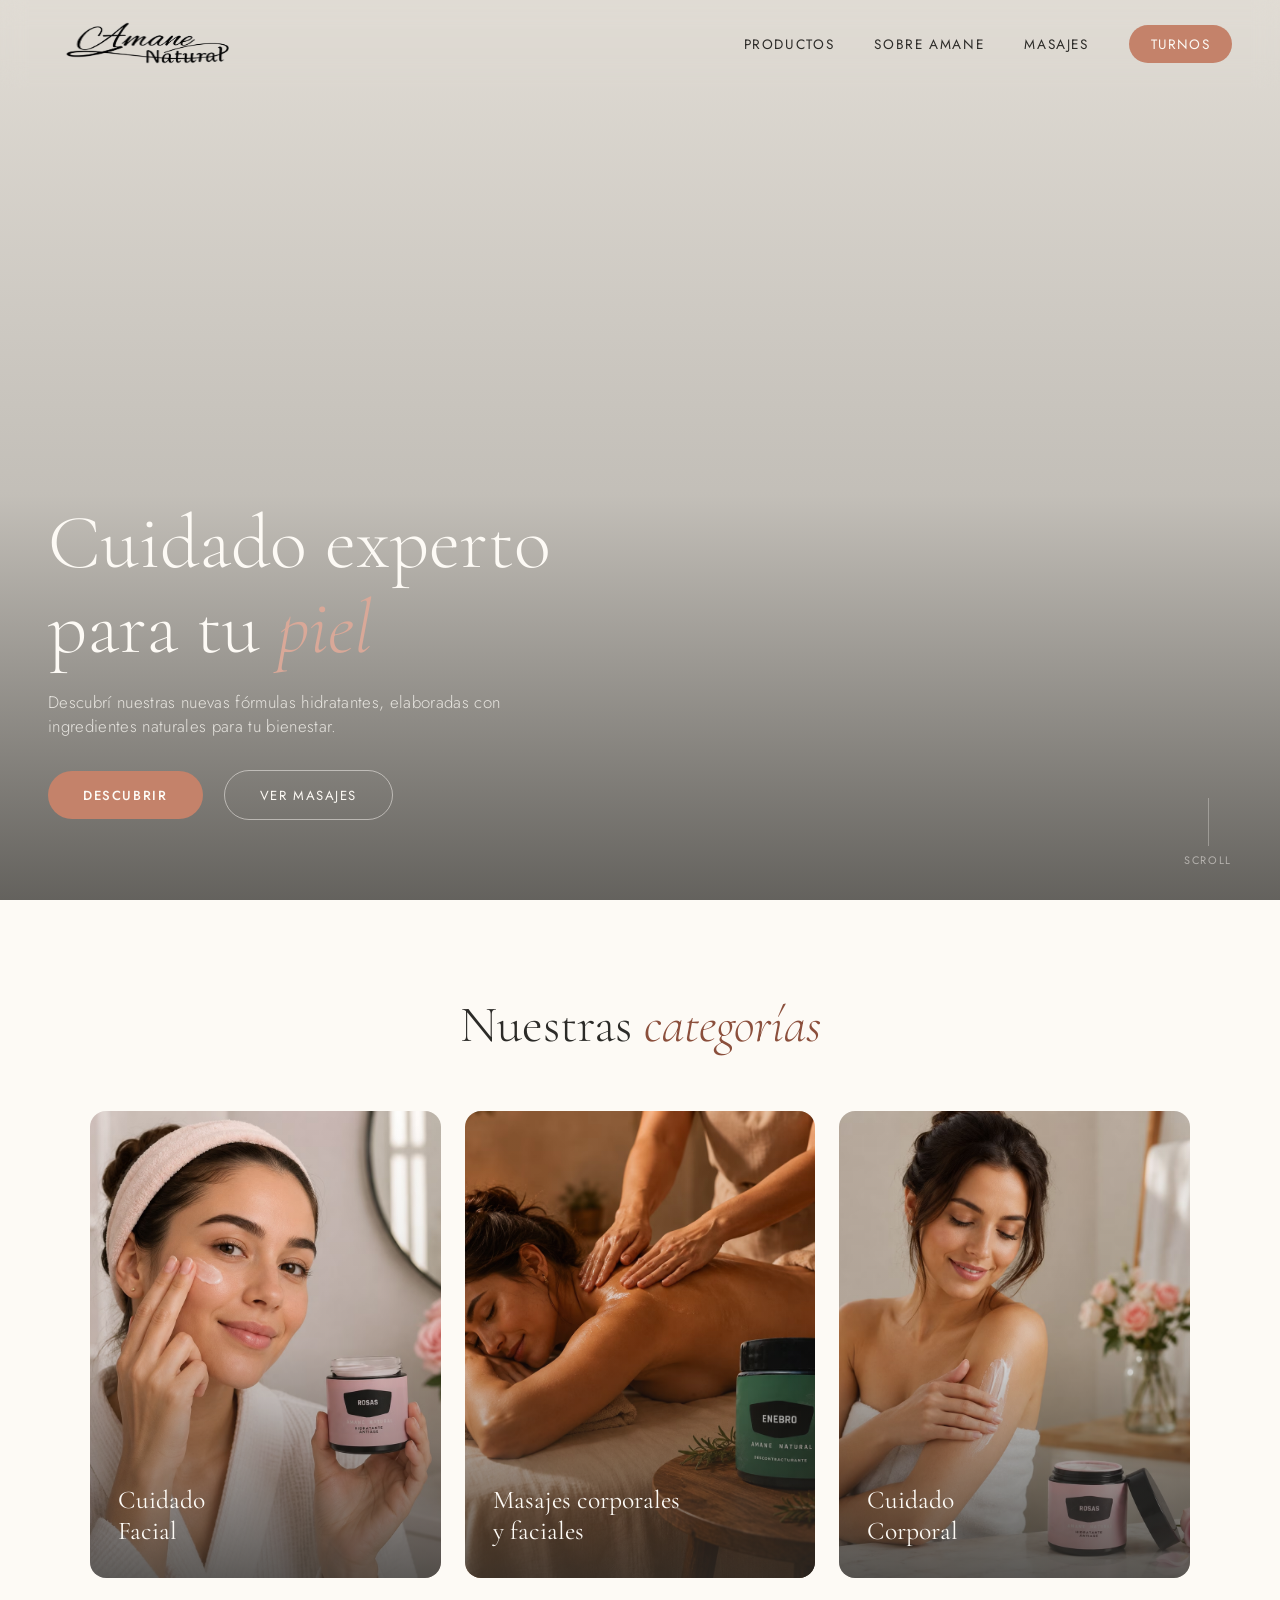
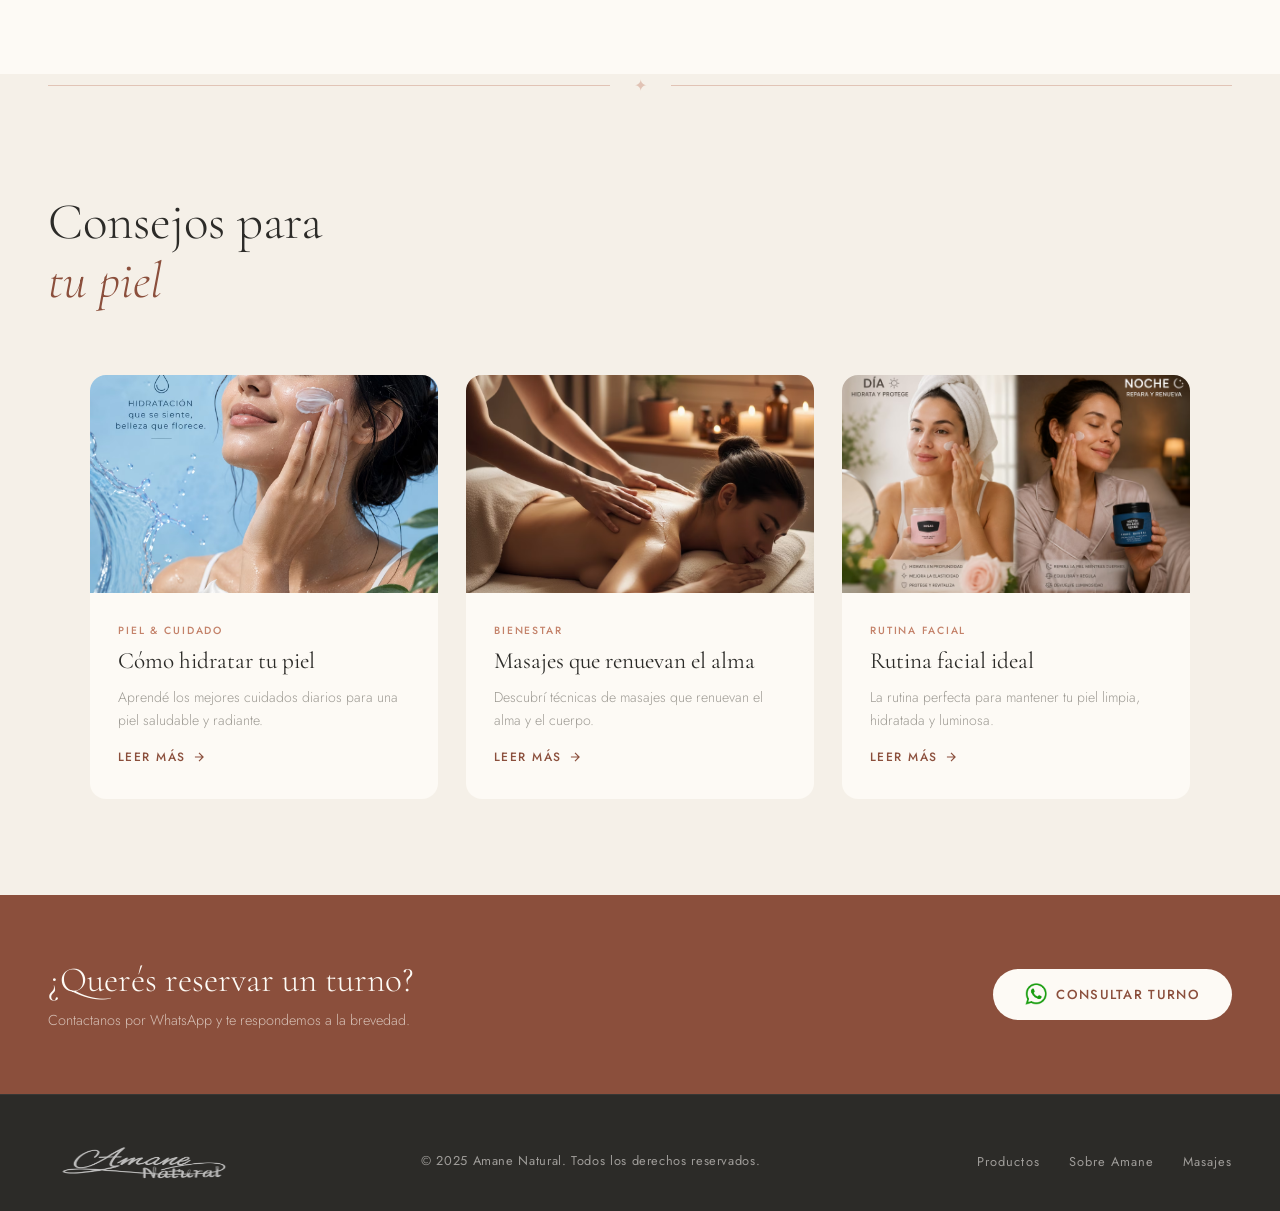
<file: index.html>
<!DOCTYPE html>
<html lang="es">
<head>
  <meta charset="UTF-8">
  <meta name="viewport" content="width=device-width, initial-scale=1.0">
 
  <!-- ── FAVICON ── -->
  <link rel="icon" type="image/png" href="img/blanco..png">
 
  <!-- ── SEO BÁSICO ── -->
  <title>Amane Natural | Cosmética Natural y Masajes en Villa María</title>
  <meta name="description" content="Amane Natural: cremas hidratantes, tratamientos faciales y masajes profesionales en Villa María, Córdoba. Productos 100% naturales. Servicio a domicilio disponible.">
  <meta name="keywords" content="cosmética natural villa maría, masajes villa maría, crema hidratante natural, masajista villa maría córdoba, tratamiento facial natural, masajes a domicilio villa maría">
  <meta name="author" content="Amane Natural">
  <meta name="robots" content="index, follow">
  <link rel="canonical" href="https://amane-natural.vercel.app/index.html">
 
  <!-- ── GOOGLE SEARCH CONSOLE ── -->
  <meta name="google-site-verification" content="iCthSh-_NBBDtTaLyfQcv_XG-j2N6g0z-_HT96yhKP0">
 
  <!-- ── OPEN GRAPH ── -->
  <meta property="og:type" content="website">
  <meta property="og:site_name" content="Amane Natural">
  <meta property="og:locale" content="es_AR">
  <meta property="og:url" content="https://amane-natural.vercel.app/index.html">
  <meta property="og:title" content="Amane Natural | Cosmética Natural y Masajes en Villa María">
  <meta property="og:description" content="Cremas naturales y masajes profesionales en Villa María, Córdoba. Atención personalizada. Servicio a domicilio disponible.">
  <meta property="og:image" content="https://amane-natural.vercel.app/img/og-image.jpg">
  <meta property="og:image:width" content="1200">
  <meta property="og:image:height" content="630">
  <meta property="og:image:alt" content="Amane Natural - Cosmética y Masajes">
 
  <!-- ── TWITTER / X CARD ── -->
  <meta name="twitter:card" content="summary_large_image">
  <meta name="twitter:title" content="Amane Natural | Cosmética Natural y Masajes">
  <meta name="twitter:description" content="Cremas naturales y masajes profesionales en Villa María, Córdoba.">
  <meta name="twitter:image" content="https://amane-natural.vercel.app/img/og-image.jpg">
 
  <!-- ── DATOS ESTRUCTURADOS — JSON-LD ── -->
  <script type="application/ld+json">
  {
    "@context": "https://schema.org",
    "@graph": [
      {
        "@type": "BeautySalon",
        "@id": "https://amane-natural.vercel.app/#business",
        "name": "Amane Natural",
        "description": "Cosmética natural y masajes profesionales en Villa María, Córdoba. Atención personalizada y servicio a domicilio.",
        "url": "https://amane-natural.vercel.app",
        "telephone": "+54-353-6561455",
        "image": "https://amane-natural.vercel.app/img/logo.png",
        "logo": "https://amane-natural.vercel.app/img/logo.png",
        "priceRange": "$$",
        "currenciesAccepted": "ARS",
        "paymentAccepted": "Efectivo, Transferencia bancaria, Billetera virtual",
        "address": {
          "@type": "PostalAddress",
          "streetAddress": "La Rioja 206",
          "addressLocality": "Villa María",
          "addressRegion": "Córdoba",
          "postalCode": "5900",
          "addressCountry": "AR"
        },
        "geo": {
          "@type": "GeoCoordinates",
          "latitude": -32.41350617381763,
          "longitude": -63.25887072537724
        },
        "areaServed": { "@type": "City", "name": "Villa María" },
        "hasOfferCatalog": {
          "@type": "OfferCatalog",
          "name": "Servicios Amane Natural",
          "itemListElement": [
            { "@type": "Offer", "itemOffered": { "@type": "Service", "name": "Masaje Cuerpo Completo" } },
            { "@type": "Offer", "itemOffered": { "@type": "Service", "name": "Masaje Facial" } },
            { "@type": "Offer", "itemOffered": { "@type": "Service", "name": "Masaje Descontracturante" } },
            { "@type": "Offer", "itemOffered": { "@type": "Product", "name": "Crema Hidratante Natural" } }
          ]
        },
        "sameAs": ["https://wa.me/5493536561455"]
      },
      {
        "@type": "WebSite",
        "@id": "https://amane-natural.vercel.app/#website",
        "name": "Amane Natural",
        "url": "https://amane-natural.vercel.app",
        "inLanguage": "es-AR",
        "publisher": { "@id": "https://amane-natural.vercel.app/#business" }
      }
    ]
  }
  </script>
 
  <!-- ── PERFORMANCE ── -->
  <link rel="preconnect" href="https://fonts.googleapis.com">
  <link rel="preconnect" href="https://fonts.gstatic.com" crossorigin>
  <link rel="stylesheet" href="https://fonts.googleapis.com/css2?family=Cormorant+Garamond:ital,wght@0,300;0,400;0,500;1,300;1,400&family=Jost:wght@300;400;500&display=swap">

  <link rel="stylesheet" href="global.css">
  <link rel="stylesheet" href="index.css">
</head>
<body>
  <nav class="site-nav site-nav--transparent" id="mainNav">
    <a href="index.html" class="nav-logo">
      <img src="img/negro..png" alt="Amane Natural" width="181" height="56">
    </a>
    <ul class="nav-links">
      <li><a href="productos.html">Productos</a></li>
      <li><a href="sobre.html">Sobre Amane</a></li>
      <li><a href="masajes.html">Masajes</a></li>
      <li><a href="https://wa.link/bl452o" class="nav-cta" target="_blank">Turnos</a></li>
    </ul>
    <button class="nav-burger" id="navBurger" aria-label="Menú">
      <span></span>
      <span></span>
      <span></span>
    </button>
  </nav>
 
  <section class="hero">
    <div class="hero-videos">
      <video class="hero-vid active" muted playsinline preload="auto">
        <source src="img/video1.mp4" type="video/mp4">
      </video>
      <video class="hero-vid" muted playsinline preload="none">
        <source src="img/video2.mp4" type="video/mp4">
      </video>
      <!-- <video class="hero-vid" muted playsinline>
        <source src="img/video3.mp4" type="video/mp4">
      </video> -->
    </div>
    <div class="hero__overlay"></div>
    <div class="hero__content">
      <!-- <span class="hero__tag"></span> -->
      <h1>Cuidado experto<br>para tu <em>piel</em></h1>
      <p>Descubrí nuestras nuevas fórmulas hidratantes, elaboradas con ingredientes naturales para tu bienestar.</p>
      <a href="productos.html" class="btn-primary">Descubrir</a>
      <a href="masajes.html" class="btn-outline" style="margin-left:1rem">Ver masajes</a>
    </div>
    <div class="hero__scroll">
      <div class="hero__scroll-line"></div>
      <span>Scroll</span>
    </div>
  </section>
 
  <section class="categories">
    <div class="categories__header fade-up">
      <!-- <span class="section-label">Lo que ofrecemos</span> -->
      <h2 class="section-title">Nuestras <em>categorías</em></h2>
    </div>
    <div class="categories__grid">
      <div class="category-card fade-up" style="transition-delay:.1s">
        <img src="img/cuidado-facial.avif" alt="Cuidado Facial" loading="lazy" decoding="async">
        <div class="category-card__overlay">
          <h3>Cuidado<br>Facial</h3>
        </div>
      </div>
      <div class="category-card fade-up" style="transition-delay:.2s">
        <img src="img/masaje-corporal.avif" alt="Masajes" loading="lazy" decoding="async">
        <div class="category-card__overlay">
          <h3>Masajes corporales<br>y faciales</h3>
        </div>
      </div>
      <div class="category-card fade-up" style="transition-delay:.3s">
        <img src="img/cuidado-corporal.avif" alt="Cuidado Corporal" loading="lazy" decoding="async">
        <div class="category-card__overlay">
          <h3>Cuidado<br>Corporal</h3>
        </div>
      </div>
    </div>
  </section>
 
  <div class="leaf-divider">
    <div class="leaf-divider__line"></div>
    <span class="leaf-divider__icon">✦</span>
    <div class="leaf-divider__line"></div>
  </div>
 
  <section class="tips">
    <div class="tips__header fade-up">
      <div>
        <!-- <span class="section-label">Blog & consejos</span> -->
        <h2 class="section-title">Consejos para<br><em>tu piel</em></h2>
      </div>
    </div>
    <div class="tips__grid">
      <a href="hidratar.html" class="tip-card fade-up" style="transition-delay:.1s">
        <img src="img/hidratante.avif" alt="Hidratación" loading="lazy" decoding="async">
        <div class="tip-card__body">
          <span class="tip-tag">Piel & cuidado</span>
          <h3>Cómo hidratar tu piel</h3>
          <p>Aprendé los mejores cuidados diarios para una piel saludable y radiante.</p>
          <span class="tip-link">Leer más <svg viewBox="0 0 24 24"><path d="M5 12h14M12 5l7 7-7 7"/></svg></span>
        </div>
      </a>
      <a href="masajes.html" class="tip-card fade-up" style="transition-delay:.2s">
        <img src="img/masaje.avif" alt="Masajes" loading="lazy" decoding="async">
        <div class="tip-card__body">
          <span class="tip-tag">Bienestar</span>
          <h3>Masajes que renuevan el alma</h3>
          <p>Descubrí técnicas de masajes que renuevan el alma y el cuerpo.</p>
          <span class="tip-link">Leer más <svg viewBox="0 0 24 24"><path d="M5 12h14M12 5l7 7-7 7"/></svg></span>
        </div>
      </a>
      <a href="rutina.html" class="tip-card fade-up" style="transition-delay:.3s">
        <img src="img/rutina.avif" alt="Rutina Facial" loading="lazy" decoding="async">
        <div class="tip-card__body">
          <span class="tip-tag">Rutina facial</span>
          <h3>Rutina facial ideal</h3>
          <p>La rutina perfecta para mantener tu piel limpia, hidratada y luminosa.</p>
          <span class="tip-link">Leer más <svg viewBox="0 0 24 24"><path d="M5 12h14M12 5l7 7-7 7"/></svg></span>
        </div>
      </a>
    </div>
  </section>
 
  <div class="wa-strip fade-up">
    <div class="wa-strip__text">
      <h2>¿Querés reservar un turno?</h2>
      <p>Contactanos por WhatsApp y te respondemos a la brevedad.</p>
    </div>
    <a href="https://wa.link/bl452o" class="wa-strip__cta" target="_blank">
      <img src="img/Whatsapp-Logo.png" alt="WhatsApp" width="22" height="22" loading="lazy">
      Consultar turno
    </a>
  </div>
 
  <footer class="site-footer">
    <img src="img/blanco.png" alt="Amane Natural" width="180" height="63" loading="lazy">
    <p>© 2025 Amane Natural. Todos los derechos reservados.</p>
    <nav>
      <a href="productos.html">Productos</a>
      <a href="sobre.html">Sobre Amane</a>
      <a href="masajes.html">Masajes</a>
    </nav>
  </footer>
 
  <script src="main.js"></script>

  <!-- ── GOOGLE ANALYTICS 4 (carga diferida) ── -->
  <script>
    window.dataLayer = window.dataLayer || [];
    function gtag(){dataLayer.push(arguments);}
    gtag('js', new Date());
    gtag('config', 'G-FL4YZ59S98');

    function loadGTM() {
      const s = document.createElement('script');
      s.src = 'https://www.googletagmanager.com/gtag/js?id=G-FL4YZ59S98';
      s.async = true;
      document.head.appendChild(s);
      window.removeEventListener('scroll', loadGTM);
      window.removeEventListener('mousemove', loadGTM);
      window.removeEventListener('touchstart', loadGTM);
    }
    window.addEventListener('scroll', loadGTM, { once: true, passive: true });
    window.addEventListener('mousemove', loadGTM, { once: true });
    window.addEventListener('touchstart', loadGTM, { once: true, passive: true });
    setTimeout(loadGTM, 4000);
  </script>
</body>
</html>
</file>
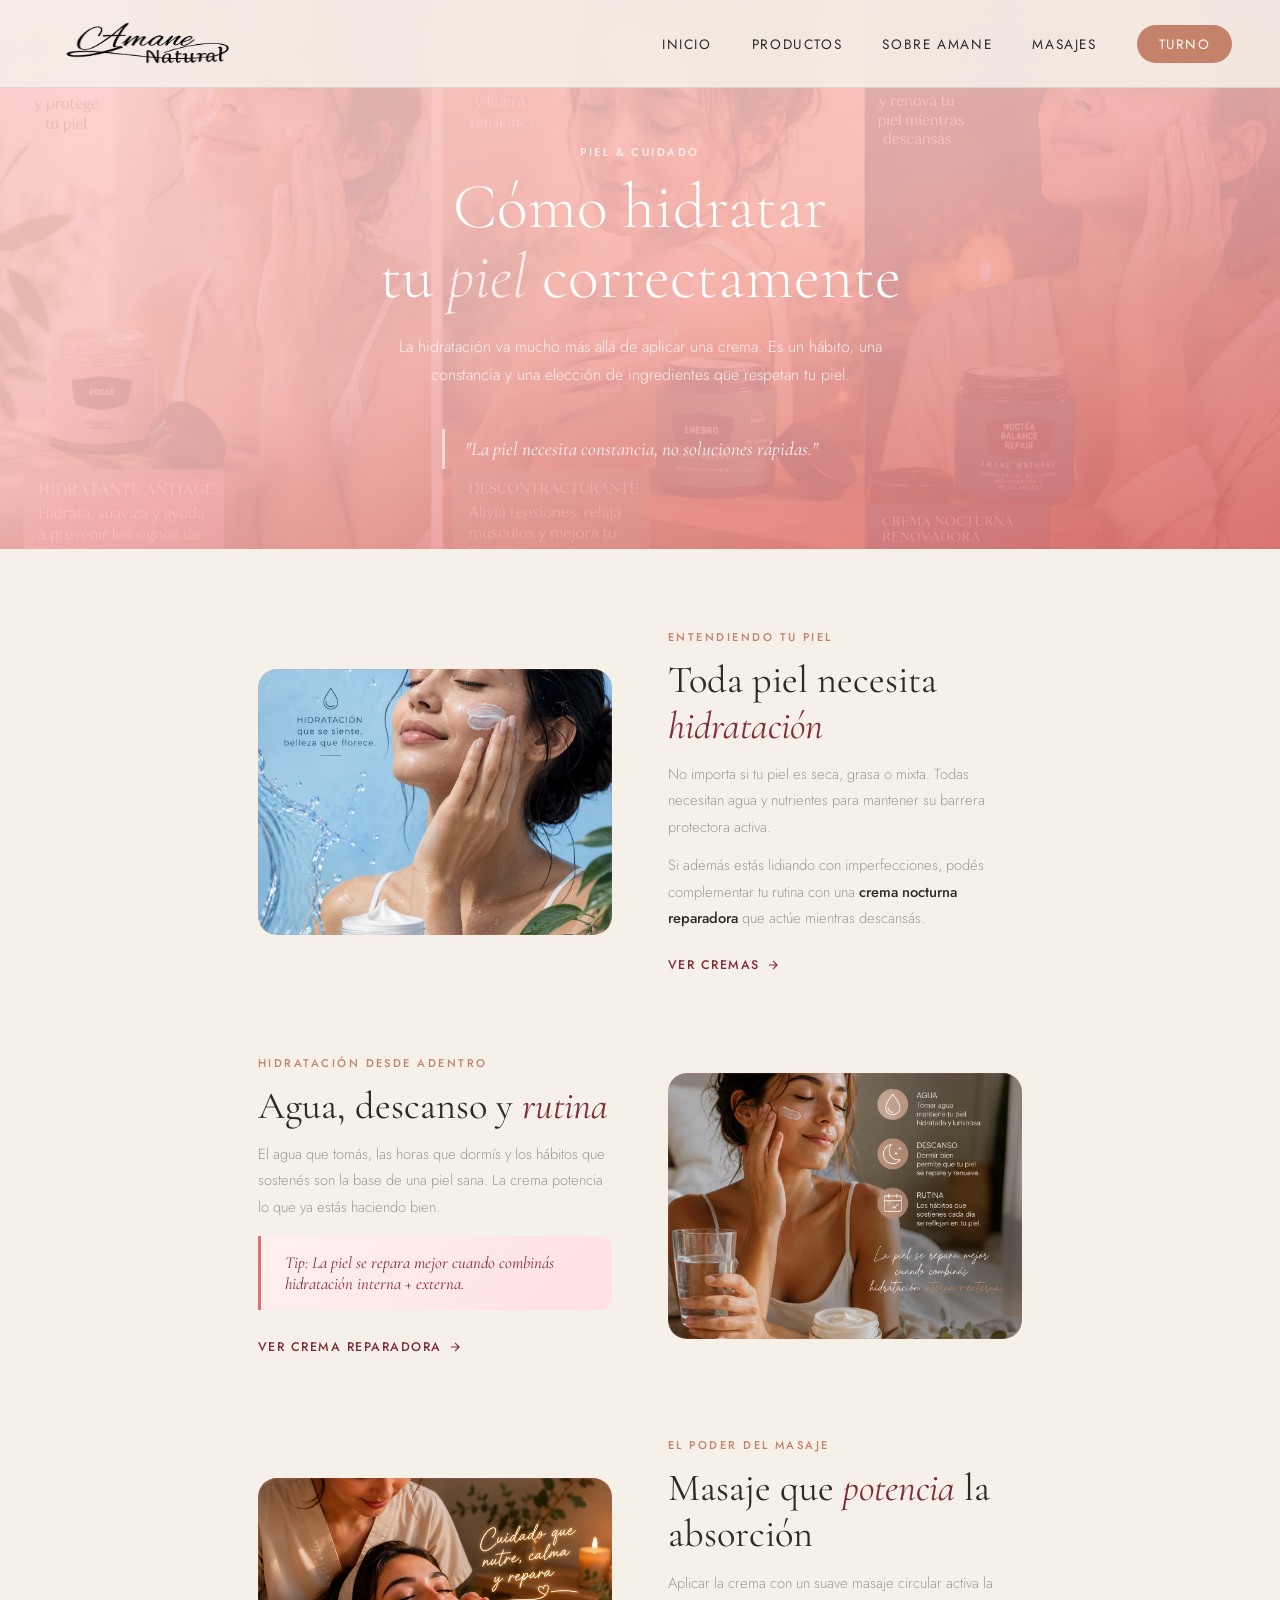
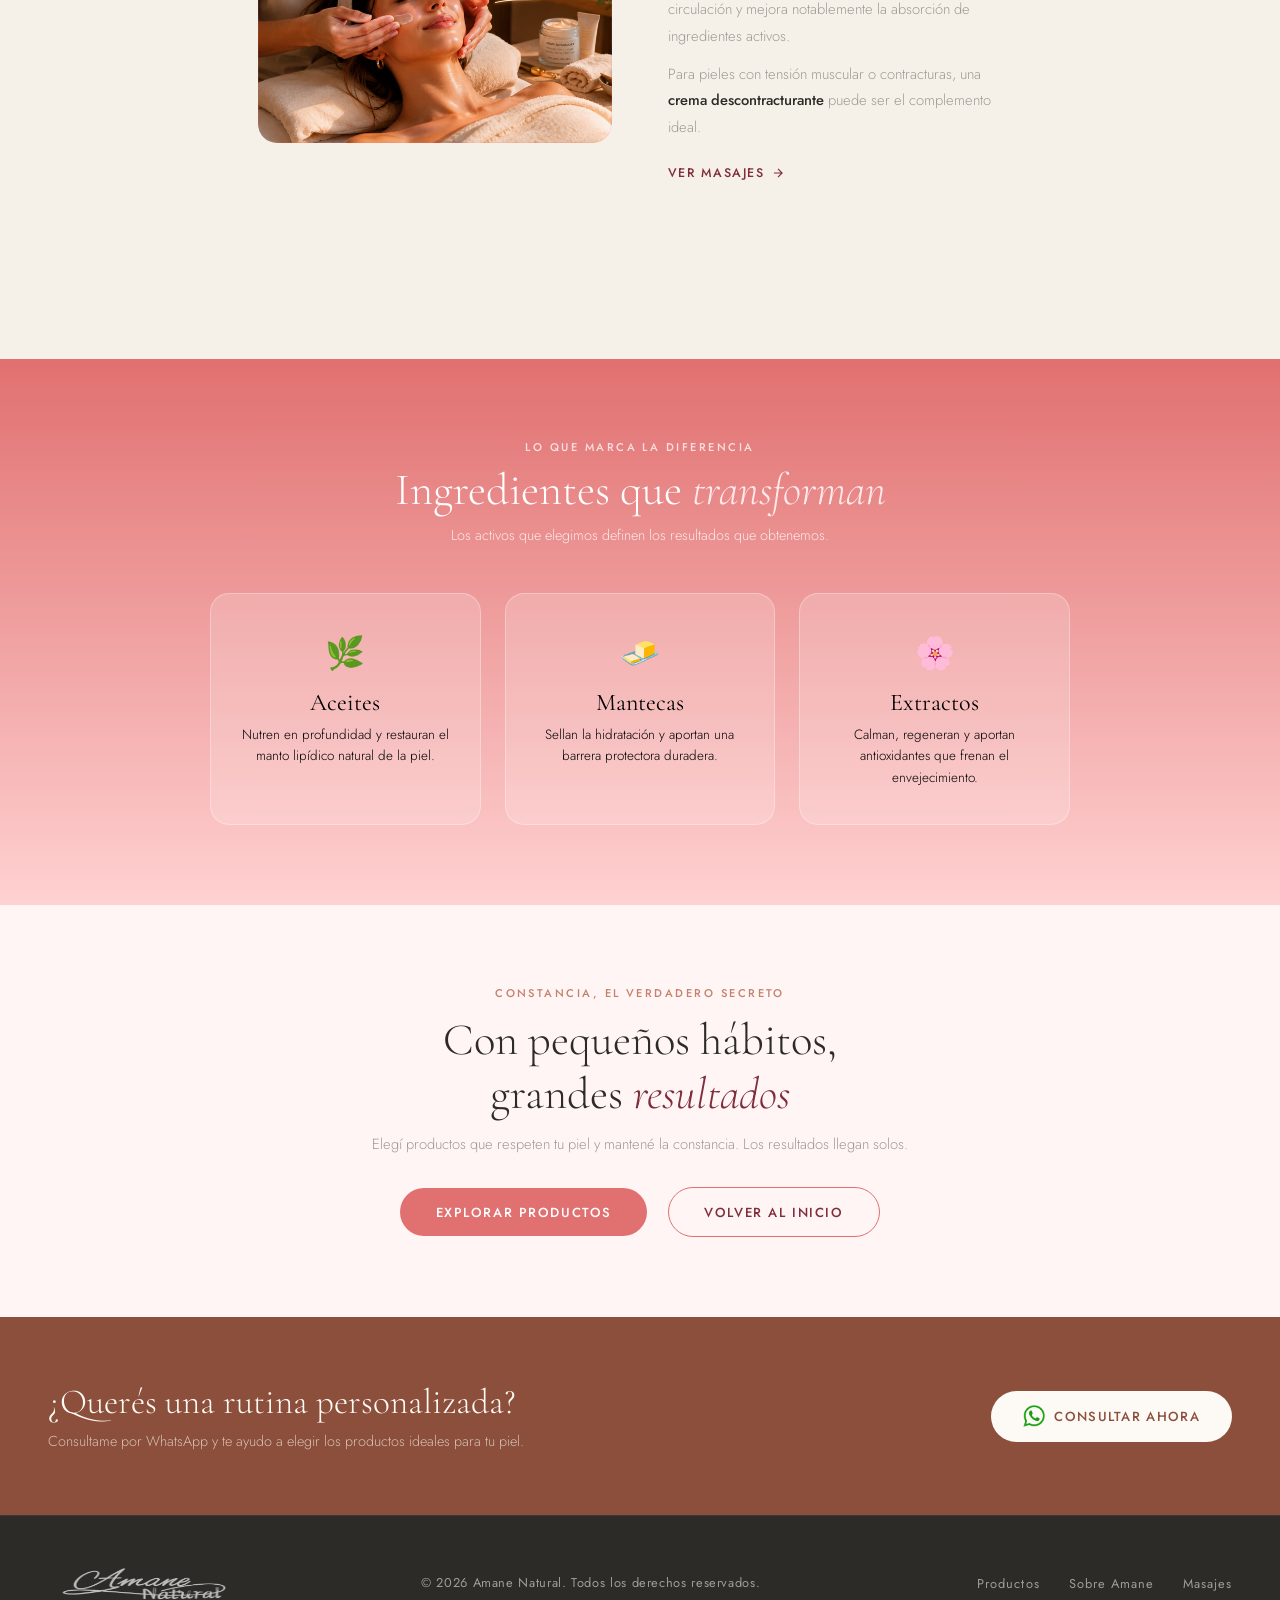
<file: hidratar.html>
<!DOCTYPE html>
<html lang="es">
<head>
  <meta charset="UTF-8">
  <meta name="viewport" content="width=device-width, initial-scale=1.0">
  <title>Cómo hidratar tu piel correctamente — Amane Natural</title>
  <meta name="description" content="Guía completa de hidratación de la piel: ingredientes naturales, rutina diaria y tips de Maria Fernanda Juncos, Masajista Integral en Villa María, Córdoba.">
  <meta name="keywords" content="cómo hidratar la piel, hidratación facial natural, crema hidratante villa maría, rutina hidratación piel, tips piel sana">
  <meta name="author" content="Amane Natural">
  <meta name="robots" content="index, follow">
  <link rel="canonical" href="https://amane-natural.vercel.app/hidratar.html">
  <meta name="google-site-verification" content="iCthSh-_NBBDtTaLyfQcv_XG-j2N6g0z-_HT96yhKP0">

  <meta property="og:type"        content="article">
  <meta property="og:site_name"   content="Amane Natural">
  <meta property="og:locale"      content="es_AR">
  <meta property="og:url"         content="https://amane-natural.vercel.app/hidratar.html">
  <meta property="og:title"       content="Cómo hidratar tu piel correctamente — Amane Natural">
  <meta property="og:description" content="Guía de hidratación facial con ingredientes naturales y tips diarios. Villa María, Córdoba.">
  <meta property="og:image"       content="https://amane-natural.vercel.app/img/og-image.jpg">
  <meta property="og:image:width"  content="1200">
  <meta property="og:image:height" content="630">

  <meta name="twitter:card"        content="summary_large_image">
  <meta name="twitter:title"       content="Cómo hidratar tu piel — Amane Natural">
  <meta name="twitter:description" content="Tips y rutina de hidratación con productos naturales. Villa María, Córdoba.">
  <meta name="twitter:image"       content="https://amane-natural.vercel.app/img/og-image.jpg">

  <script type="application/ld+json">
  {
    "@context": "https://schema.org",
    "@type": "Article",
    "headline": "Cómo hidratar tu piel correctamente",
    "description": "Guía de hidratación facial con ingredientes naturales y tips diarios.",
    "image": "https://amane-natural.vercel.app/img/og-image.jpg",
    "author": { "@type": "Person", "name": "Maria Fernanda Juncos" },
    "publisher": { "@type": "Organization", "name": "Amane Natural", "url": "https://amane-natural.vercel.app" },
    "url": "https://amane-natural.vercel.app/hidratar.html"
  }
  </script>

  <script type="application/ld+json">
  {
    "@context": "https://schema.org",
    "@type": "BreadcrumbList",
    "itemListElement": [
      { "@type": "ListItem", "position": 1, "name": "Inicio", "item": "https://amane-natural.vercel.app/" },
      { "@type": "ListItem", "position": 2, "name": "Cómo hidratar tu piel", "item": "https://amane-natural.vercel.app/hidratar.html" }
    ]
  }
  </script>

  <link rel="preconnect" href="https://fonts.googleapis.com">
  <link rel="preconnect" href="https://fonts.gstatic.com" crossorigin>
  <link rel="stylesheet" href="https://fonts.googleapis.com/css2?family=Cormorant+Garamond:ital,wght@0,300;0,400;0,500;1,300;1,400&family=Jost:wght@300;400;500&display=swap">

  <link rel="stylesheet" href="global.css">
  <link rel="stylesheet" href="hidratar.css">
</head>

<body>
  <nav class="site-nav">
    <a href="index.html" class="nav-logo">
      <img src="img/negro..png" alt="Amane Natural" width="181" height="56">
    </a>
    <ul class="nav-links">
      <li><a href="index.html">Inicio</a></li>
      <li><a href="productos.html">Productos</a></li>
      <li><a href="sobre.html">Sobre Amane</a></li>
      <li><a href="masajes.html">Masajes</a></li>
      <li><a href="https://wa.link/bl452o" class="nav-cta" target="_blank">Turno</a></li>
    </ul>
    <button class="nav-burger" id="navBurger" aria-label="Menú">
      <span></span><span></span><span></span>
    </button>
  </nav>

  <header class="article-hero">
    <div class="article-hero-inner">
      <span class="section-label">Piel & cuidado</span>
      <h1>Cómo hidratar<br>tu <em>piel</em> correctamente</h1>
      <p class="lead">La hidratación va mucho más allá de aplicar una crema. Es un hábito, una constancia y una elección de ingredientes que respetan tu piel.</p>
      <span class="quote-pull">"La piel necesita constancia, no soluciones rápidas."</span>
    </div>
  </header>

  <main class="article-body" id="contenido">

    <div class="article-block fade-up">
      <div class="article-block__img">
        <img src="img/hidratante.avif" alt="Cuidado de la piel natural" decoding="async">
      </div>
      <div class="article-block__text">
        <span class="section-label">Entendiendo tu piel</span>
        <h2>Toda piel necesita <em>hidratación</em></h2>
        <p>No importa si tu piel es seca, grasa o mixta. Todas necesitan agua y nutrientes para mantener su barrera protectora activa.</p>
        <p>Si además estás lidiando con imperfecciones, podés complementar tu rutina con una <strong>crema nocturna reparadora</strong> que actúe mientras descansás.</p>
        <a href="productos.html" class="article-link">Ver cremas <svg viewBox="0 0 24 24"><path d="M5 12h14M12 5l7 7-7 7"/></svg></a>
      </div>
    </div>

    <div class="article-block reverse fade-up">
      <div class="article-block__img">
        <img src="img/hidratante1.avif" alt="Hidratación interna agua" loading="lazy" decoding="async">
      </div>
      <div class="article-block__text">
        <span class="section-label">Hidratación desde adentro</span>
        <h2>Agua, descanso y <em>rutina</em></h2>
        <p>El agua que tomás, las horas que dormís y los hábitos que sostenés son la base de una piel sana. La crema potencia lo que ya estás haciendo bien.</p>
        <div class="tip-box">Tip: La piel se repara mejor cuando combinás hidratación interna + externa.</div>
        <a href="productos.html" class="article-link">Ver crema reparadora <svg viewBox="0 0 24 24"><path d="M5 12h14M12 5l7 7-7 7"/></svg></a>
      </div>
    </div>

    <div class="article-block fade-up">
      <div class="article-block__img">
        <img src="img/masaje1.avif" alt="Masaje facial mejora absorción" loading="lazy" decoding="async">
      </div>
      <div class="article-block__text">
        <span class="section-label">El poder del masaje</span>
        <h2>Masaje que <em>potencia</em> la absorción</h2>
        <p>Aplicar la crema con un suave masaje circular activa la circulación y mejora notablemente la absorción de ingredientes activos.</p>
        <p>Para pieles con tensión muscular o contracturas, una <strong>crema descontracturante</strong> puede ser el complemento ideal.</p>
        <a href="masajes.html" class="article-link">Ver masajes <svg viewBox="0 0 24 24"><path d="M5 12h14M12 5l7 7-7 7"/></svg></a>
      </div>
    </div>

  </main>

  <section class="ingredients-section">
    <span class="section-label">Lo que marca la diferencia</span>
    <h2>Ingredientes que <em>transforman</em></h2>
    <p>Los activos que elegimos definen los resultados que obtenemos.</p>
    <div class="ingredients-grid">
      <div class="ingredient-card fade-up" style="transition-delay:.05s">
        <span class="ingredient-icon">🌿</span>
        <h3>Aceites</h3>
        <p>Nutren en profundidad y restauran el manto lipídico natural de la piel.</p>
      </div>
      <div class="ingredient-card fade-up" style="transition-delay:.12s">
        <span class="ingredient-icon">🧈</span>
        <h3>Mantecas</h3>
        <p>Sellan la hidratación y aportan una barrera protectora duradera.</p>
      </div>
      <div class="ingredient-card fade-up" style="transition-delay:.19s">
        <span class="ingredient-icon">🌸</span>
        <h3>Extractos</h3>
        <p>Calman, regeneran y aportan antioxidantes que frenan el envejecimiento.</p>
      </div>
    </div>
  </section>

  <section class="article-cta">
    <span class="section-label">Constancia, el verdadero secreto</span>
    <h2>Con pequeños hábitos,<br>grandes <em>resultados</em></h2>
    <p>Elegí productos que respeten tu piel y mantené la constancia. Los resultados llegan solos.</p>
    <a href="productos.html" class="btn-rose">Explorar productos</a>
    <a href="index.html" class="btn-rose-outline">Volver al inicio</a>
  </section>

  <div class="wa-strip">
    <div class="wa-strip__text">
      <h2>¿Querés una rutina personalizada?</h2>
      <p>Consultame por WhatsApp y te ayudo a elegir los productos ideales para tu piel.</p>
    </div>
    <a href="https://wa.link/bl452o" class="wa-strip__cta" target="_blank">
      <img src="img/Whatsapp-Logo.png" alt="WhatsApp" width="22" height="22" loading="lazy">
      Consultar ahora
    </a>
  </div>

  <footer class="site-footer">
    <img src="img/blanco.png" alt="Amane Natural" width="180" height="63" loading="lazy">
    <p>© 2026 Amane Natural. Todos los derechos reservados.</p>
    <nav>
      <a href="productos.html">Productos</a>
      <a href="sobre.html">Sobre Amane</a>
      <a href="masajes.html">Masajes</a>
    </nav>
  </footer>

  <script src="main.js"></script>

  <script>
    window.dataLayer = window.dataLayer || [];
    function gtag(){dataLayer.push(arguments);}
    gtag('js', new Date());
    gtag('config', 'G-FL4YZ59S98');

    function loadGTM() {
      const s = document.createElement('script');
      s.src = 'https://www.googletagmanager.com/gtag/js?id=G-FL4YZ59S98';
      s.async = true;
      document.head.appendChild(s);
      window.removeEventListener('scroll', loadGTM);
      window.removeEventListener('mousemove', loadGTM);
      window.removeEventListener('touchstart', loadGTM);
    }
    window.addEventListener('scroll', loadGTM, { once: true, passive: true });
    window.addEventListener('mousemove', loadGTM, { once: true });
    window.addEventListener('touchstart', loadGTM, { once: true, passive: true });
    setTimeout(loadGTM, 4000);
  </script>
</body>
</html>
</file>
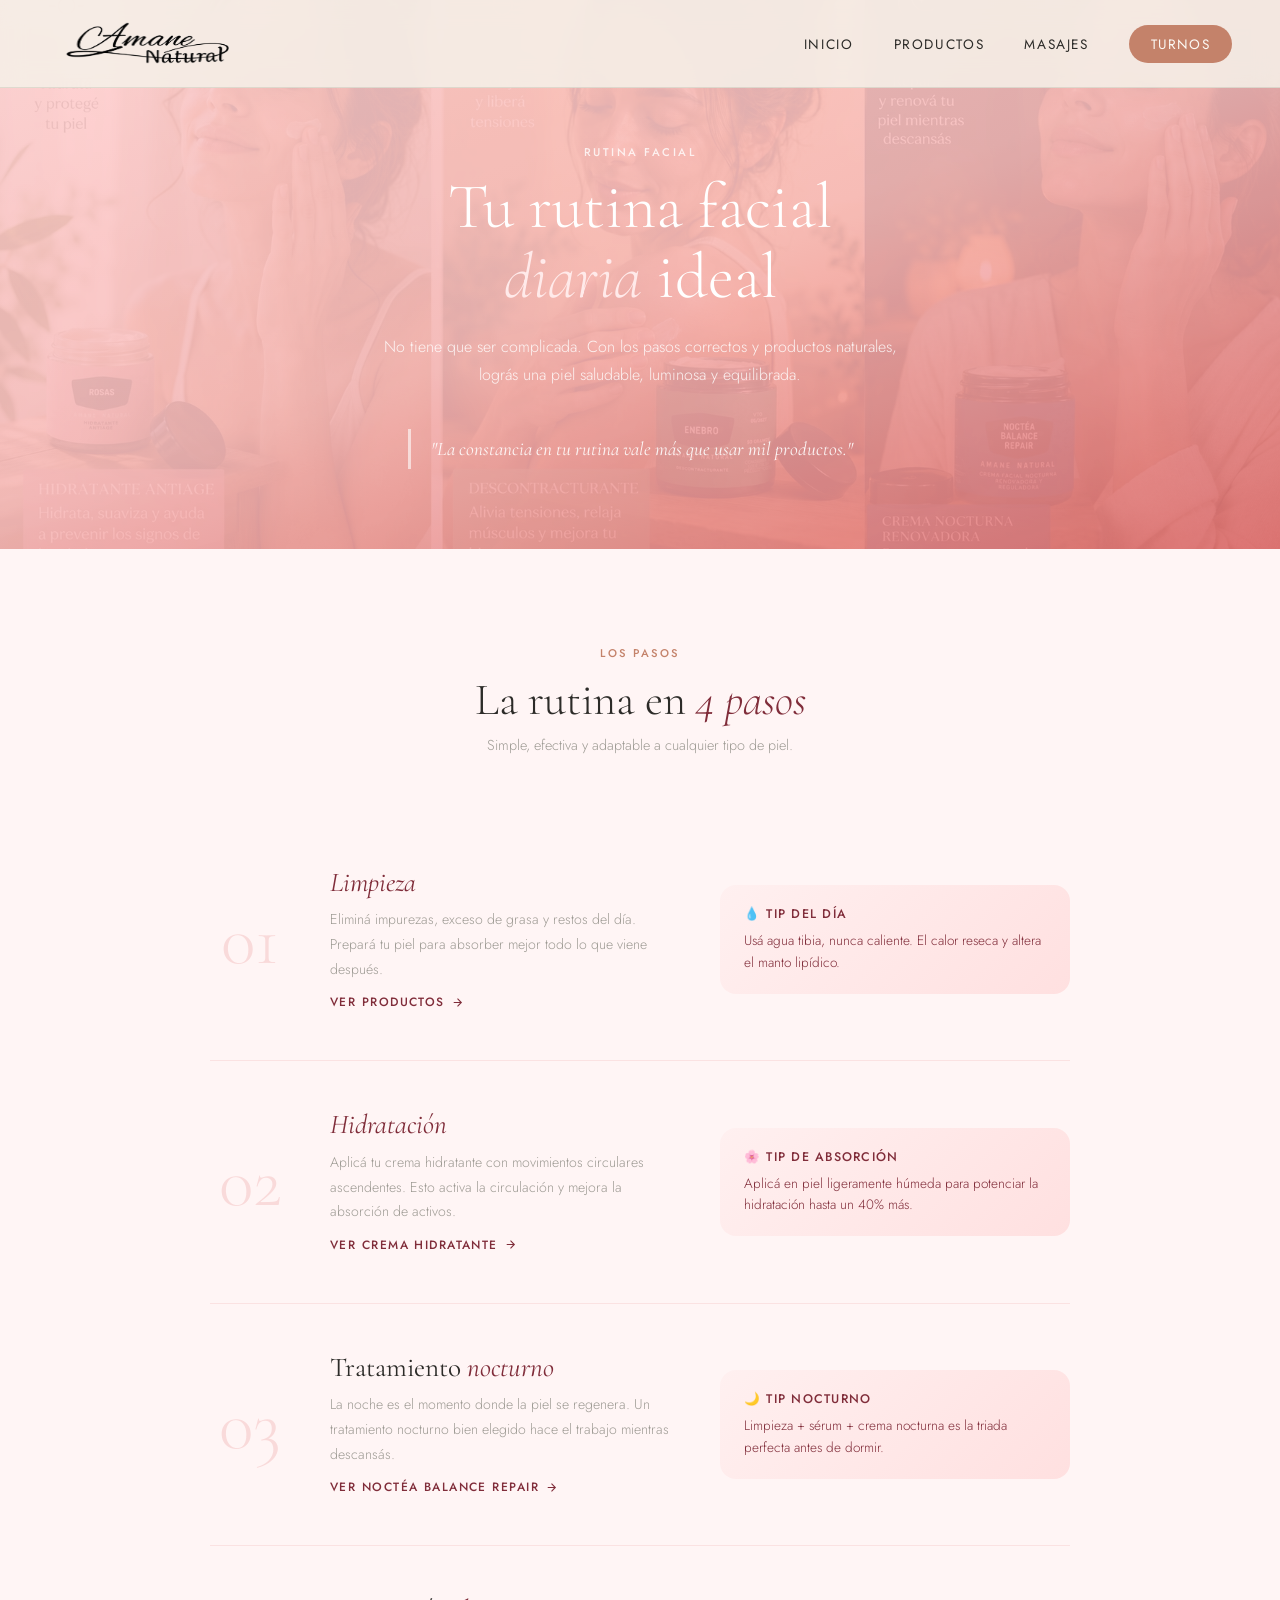
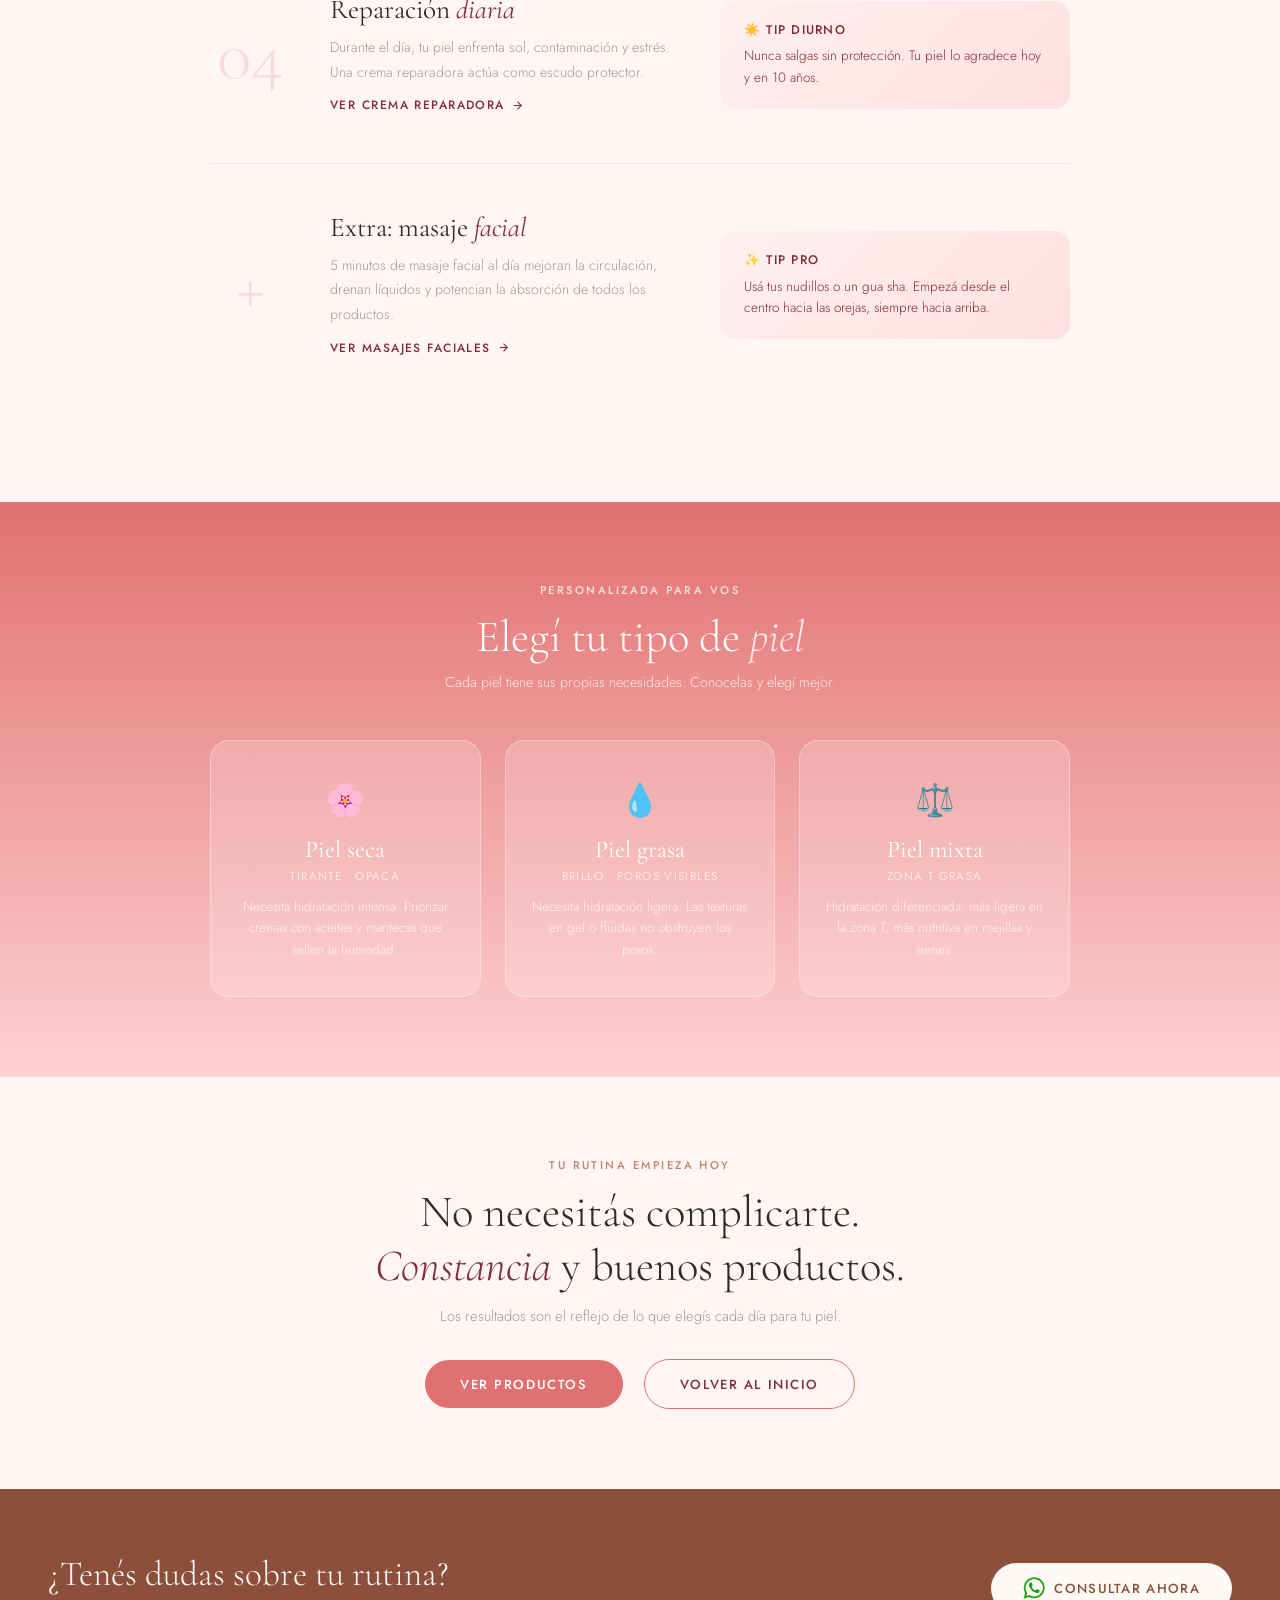
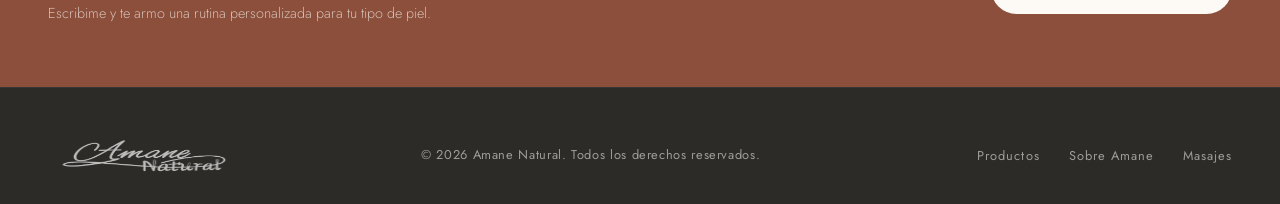
<file: rutina.html>
<!DOCTYPE html>
<html lang="es">
<head>
  <meta charset="UTF-8">
  <meta name="viewport" content="width=device-width, initial-scale=1.0">
  <title>Rutina Facial Diaria en 4 Pasos — Amane Natural</title>
  <meta name="description" content="Rutina facial diaria en 4 pasos: limpieza, hidratación, tratamiento nocturno y reparación. Consejos de Maria Fernanda Juncos, Masajista Integral en Villa María.">
  <meta name="keywords" content="rutina facial diaria, rutina cuidado piel natural, pasos rutina facial, limpieza hidratación piel, rutina nocturna facial villa maría">
  <meta name="author" content="Amane Natural">
  <meta name="robots" content="index, follow">
  <link rel="canonical" href="https://amane-natural.vercel.app/rutina.html">
  <meta name="google-site-verification" content="iCthSh-_NBBDtTaLyfQcv_XG-j2N6g0z-_HT96yhKP0">

  <meta property="og:type"        content="article">
  <meta property="og:site_name"   content="Amane Natural">
  <meta property="og:locale"      content="es_AR">
  <meta property="og:url"         content="https://amane-natural.vercel.app/rutina.html">
  <meta property="og:title"       content="Rutina Facial Diaria en 4 Pasos — Amane Natural">
  <meta property="og:description" content="Rutina facial simple y efectiva: limpieza, hidratación, tratamiento nocturno y reparación. Villa María, Córdoba.">
  <meta property="og:image"       content="https://amane-natural.vercel.app/img/og-image.jpg">
  <meta property="og:image:width"  content="1200">
  <meta property="og:image:height" content="630">

  <meta name="twitter:card"        content="summary_large_image">
  <meta name="twitter:title"       content="Rutina Facial Diaria — Amane Natural">
  <meta name="twitter:description" content="4 pasos para una rutina facial natural y efectiva. Villa María, Córdoba.">
  <meta name="twitter:image"       content="https://amane-natural.vercel.app/img/og-image.jpg">

  <script type="application/ld+json">
  {
    "@context": "https://schema.org",
    "@type": "HowTo",
    "name": "Rutina facial diaria en 4 pasos",
    "description": "Guía paso a paso para una rutina facial natural y efectiva.",
    "image": "https://amane-natural.vercel.app/img/og-image.jpg",
    "author": { "@type": "Person", "name": "Maria Fernanda Juncos" },
    "publisher": { "@type": "Organization", "name": "Amane Natural", "url": "https://amane-natural.vercel.app" },
    "step": [
      { "@type": "HowToStep", "position": 1, "name": "Limpieza", "text": "Eliminá impurezas y prepará la piel para absorber los productos." },
      { "@type": "HowToStep", "position": 2, "name": "Hidratación", "text": "Aplicá crema hidratante con movimientos circulares ascendentes." },
      { "@type": "HowToStep", "position": 3, "name": "Tratamiento nocturno", "text": "Usá una crema nocturna reparadora mientras descansás." },
      { "@type": "HowToStep", "position": 4, "name": "Reparación diaria", "text": "Protegé la piel de factores externos con una crema reparadora." }
    ]
  }
  </script>

  <script type="application/ld+json">
  {
    "@context": "https://schema.org",
    "@type": "BreadcrumbList",
    "itemListElement": [
      { "@type": "ListItem", "position": 1, "name": "Inicio", "item": "https://amane-natural.vercel.app/" },
      { "@type": "ListItem", "position": 2, "name": "Rutina facial", "item": "https://amane-natural.vercel.app/rutina.html" }
    ]
  }
  </script>

  <link rel="preconnect" href="https://fonts.googleapis.com">
  <link rel="preconnect" href="https://fonts.gstatic.com" crossorigin>
  <link rel="stylesheet" href="https://fonts.googleapis.com/css2?family=Cormorant+Garamond:ital,wght@0,300;0,400;0,500;1,300;1,400&family=Jost:wght@300;400;500&display=swap">

  <link rel="stylesheet" href="global.css">
  <link rel="stylesheet" href="rutina.css">
</head>

<body>
  <nav class="site-nav">
    <a href="index.html" class="nav-logo">
      <img src="img/negro..png" alt="Amane Natural" width="181" height="56">
    </a>
    <ul class="nav-links">
      <li><a href="index.html">Inicio</a></li>
      <li><a href="productos.html">Productos</a></li>
      <li><a href="masajes.html">Masajes</a></li>
      <li><a href="https://wa.link/bl452o" class="nav-cta" target="_blank">Turnos</a></li>
    </ul>
    <button class="nav-burger" id="navBurger" aria-label="Menú">
      <span></span><span></span><span></span>
    </button>
  </nav>

  <header class="article-hero">
    <div class="article-hero-inner">
      <span class="section-label">Rutina facial</span>
      <h1>Tu rutina facial<br><em>diaria</em> ideal</h1>
      <p class="lead">No tiene que ser complicada. Con los pasos correctos y productos naturales, lográs una piel saludable, luminosa y equilibrada.</p>
      <span class="quote-pull">"La constancia en tu rutina vale más que usar mil productos."</span>
    </div>
  </header>

  <section class="steps-section" id="contenido">
    <div class="steps-header fade-up">
      <span class="section-label">Los pasos</span>
      <h2>La rutina en <em>4 pasos</em></h2>
      <p>Simple, efectiva y adaptable a cualquier tipo de piel.</p>
    </div>
    <div class="steps-list">

      <div class="step-item fade-up">
        <div class="step-number">01</div>
        <div class="step-text">
          <h3><em>Limpieza</em></h3>
          <p>Eliminá impurezas, exceso de grasa y restos del día. Prepará tu piel para absorber mejor todo lo que viene después.</p>
          <a href="productos.html" class="step-link">Ver productos <svg viewBox="0 0 24 24"><path d="M5 12h14M12 5l7 7-7 7"/></svg></a>
        </div>
        <div class="step-tip">
          <strong>💧 Tip del día</strong>
          Usá agua tibia, nunca caliente. El calor reseca y altera el manto lipídico.
        </div>
      </div>

      <div class="step-item fade-up">
        <div class="step-number">02</div>
        <div class="step-text">
          <h3><em>Hidratación</em></h3>
          <p>Aplicá tu crema hidratante con movimientos circulares ascendentes. Esto activa la circulación y mejora la absorción de activos.</p>
          <a href="productos.html" class="step-link">Ver crema hidratante <svg viewBox="0 0 24 24"><path d="M5 12h14M12 5l7 7-7 7"/></svg></a>
        </div>
        <div class="step-tip">
          <strong>🌸 Tip de absorción</strong>
          Aplicá en piel ligeramente húmeda para potenciar la hidratación hasta un 40% más.
        </div>
      </div>

      <div class="step-item fade-up">
        <div class="step-number">03</div>
        <div class="step-text">
          <h3>Tratamiento <em>nocturno</em></h3>
          <p>La noche es el momento donde la piel se regenera. Un tratamiento nocturno bien elegido hace el trabajo mientras descansás.</p>
          <a href="productos.html" class="step-link">Ver Noctéa Balance Repair <svg viewBox="0 0 24 24"><path d="M5 12h14M12 5l7 7-7 7"/></svg></a>
        </div>
        <div class="step-tip">
          <strong>🌙 Tip nocturno</strong>
          Limpieza + sérum + crema nocturna es la triada perfecta antes de dormir.
        </div>
      </div>

      <div class="step-item fade-up">
        <div class="step-number">04</div>
        <div class="step-text">
          <h3>Reparación <em>diaria</em></h3>
          <p>Durante el día, tu piel enfrenta sol, contaminación y estrés. Una crema reparadora actúa como escudo protector.</p>
          <a href="productos.html" class="step-link">Ver crema reparadora <svg viewBox="0 0 24 24"><path d="M5 12h14M12 5l7 7-7 7"/></svg></a>
        </div>
        <div class="step-tip">
          <strong>☀️ Tip diurno</strong>
          Nunca salgas sin protección. Tu piel lo agradece hoy y en 10 años.
        </div>
      </div>

      <div class="step-item fade-up">
        <div class="step-number">+</div>
        <div class="step-text">
          <h3>Extra: masaje <em>facial</em></h3>
          <p>5 minutos de masaje facial al día mejoran la circulación, drenan líquidos y potencian la absorción de todos los productos.</p>
          <a href="masajes.html" class="step-link">Ver masajes faciales <svg viewBox="0 0 24 24"><path d="M5 12h14M12 5l7 7-7 7"/></svg></a>
        </div>
        <div class="step-tip">
          <strong>✨ Tip pro</strong>
          Usá tus nudillos o un gua sha. Empezá desde el centro hacia las orejas, siempre hacia arriba.
        </div>
      </div>
    </div>
  </section>

  <section class="skin-types">
    <span class="section-label">Personalizada para vos</span>
    <h2>Elegí tu tipo de <em>piel</em></h2>
    <p>Cada piel tiene sus propias necesidades. Conocelas y elegí mejor.</p>
    <div class="skin-grid">
      <div class="skin-card fade-up" style="transition-delay:.05s">
        <span class="skin-card__icon">🌸</span>
        <h3>Piel seca</h3>
        <span class="skin-card__tag">Tirante · Opaca</span>
        <p>Necesita hidratación intensa. Priorizar cremas con aceites y mantecas que sellen la humedad.</p>
      </div>
      <div class="skin-card fade-up" style="transition-delay:.12s">
        <span class="skin-card__icon">💧</span>
        <h3>Piel grasa</h3>
        <span class="skin-card__tag">Brillo · Poros visibles</span>
        <p>Necesita hidratación ligera. Las texturas en gel o fluidas no obstruyen los poros.</p>
      </div>
      <div class="skin-card fade-up" style="transition-delay:.19s">
        <span class="skin-card__icon">⚖️</span>
        <h3>Piel mixta</h3>
        <span class="skin-card__tag">Zona T grasa</span>
        <p>Hidratación diferenciada: más ligera en la zona T, más nutritiva en mejillas y sienes.</p>
      </div>
    </div>
  </section>

  <section class="article-cta">
    <span class="section-label">Tu rutina empieza hoy</span>
    <h2>No necesitás complicarte.<br><em>Constancia</em> y buenos productos.</h2>
    <p>Los resultados son el reflejo de lo que elegís cada día para tu piel.</p>
    <a href="productos.html" class="btn-rose">Ver productos</a>
    <a href="index.html" class="btn-rose-outline">Volver al inicio</a>
  </section>

  <div class="wa-strip">
    <div class="wa-strip__text">
      <h2>¿Tenés dudas sobre tu rutina?</h2>
      <p>Escribime y te armo una rutina personalizada para tu tipo de piel.</p>
    </div>
    <a href="https://wa.link/bl452o" class="wa-strip__cta" target="_blank">
      <img src="img/Whatsapp-Logo.png" alt="WhatsApp" width="22" height="22" loading="lazy">
      Consultar ahora
    </a>
  </div>

  <footer class="site-footer">
    <img src="img/blanco.png" alt="Amane Natural" width="180" height="63" loading="lazy">
    <p>© 2026 Amane Natural. Todos los derechos reservados.</p>
    <nav>
      <a href="productos.html">Productos</a>
      <a href="sobre.html">Sobre Amane</a>
      <a href="masajes.html">Masajes</a>
    </nav>
  </footer>

  <script src="main.js"></script>

  <script>
    window.dataLayer = window.dataLayer || [];
    function gtag(){dataLayer.push(arguments);}
    gtag('js', new Date());
    gtag('config', 'G-FL4YZ59S98');

    function loadGTM() {
      const s = document.createElement('script');
      s.src = 'https://www.googletagmanager.com/gtag/js?id=G-FL4YZ59S98';
      s.async = true;
      document.head.appendChild(s);
      window.removeEventListener('scroll', loadGTM);
      window.removeEventListener('mousemove', loadGTM);
      window.removeEventListener('touchstart', loadGTM);
    }
    window.addEventListener('scroll', loadGTM, { once: true, passive: true });
    window.addEventListener('mousemove', loadGTM, { once: true });
    window.addEventListener('touchstart', loadGTM, { once: true, passive: true });
    setTimeout(loadGTM, 4000);
  </script>
</body>
</html>
</file>
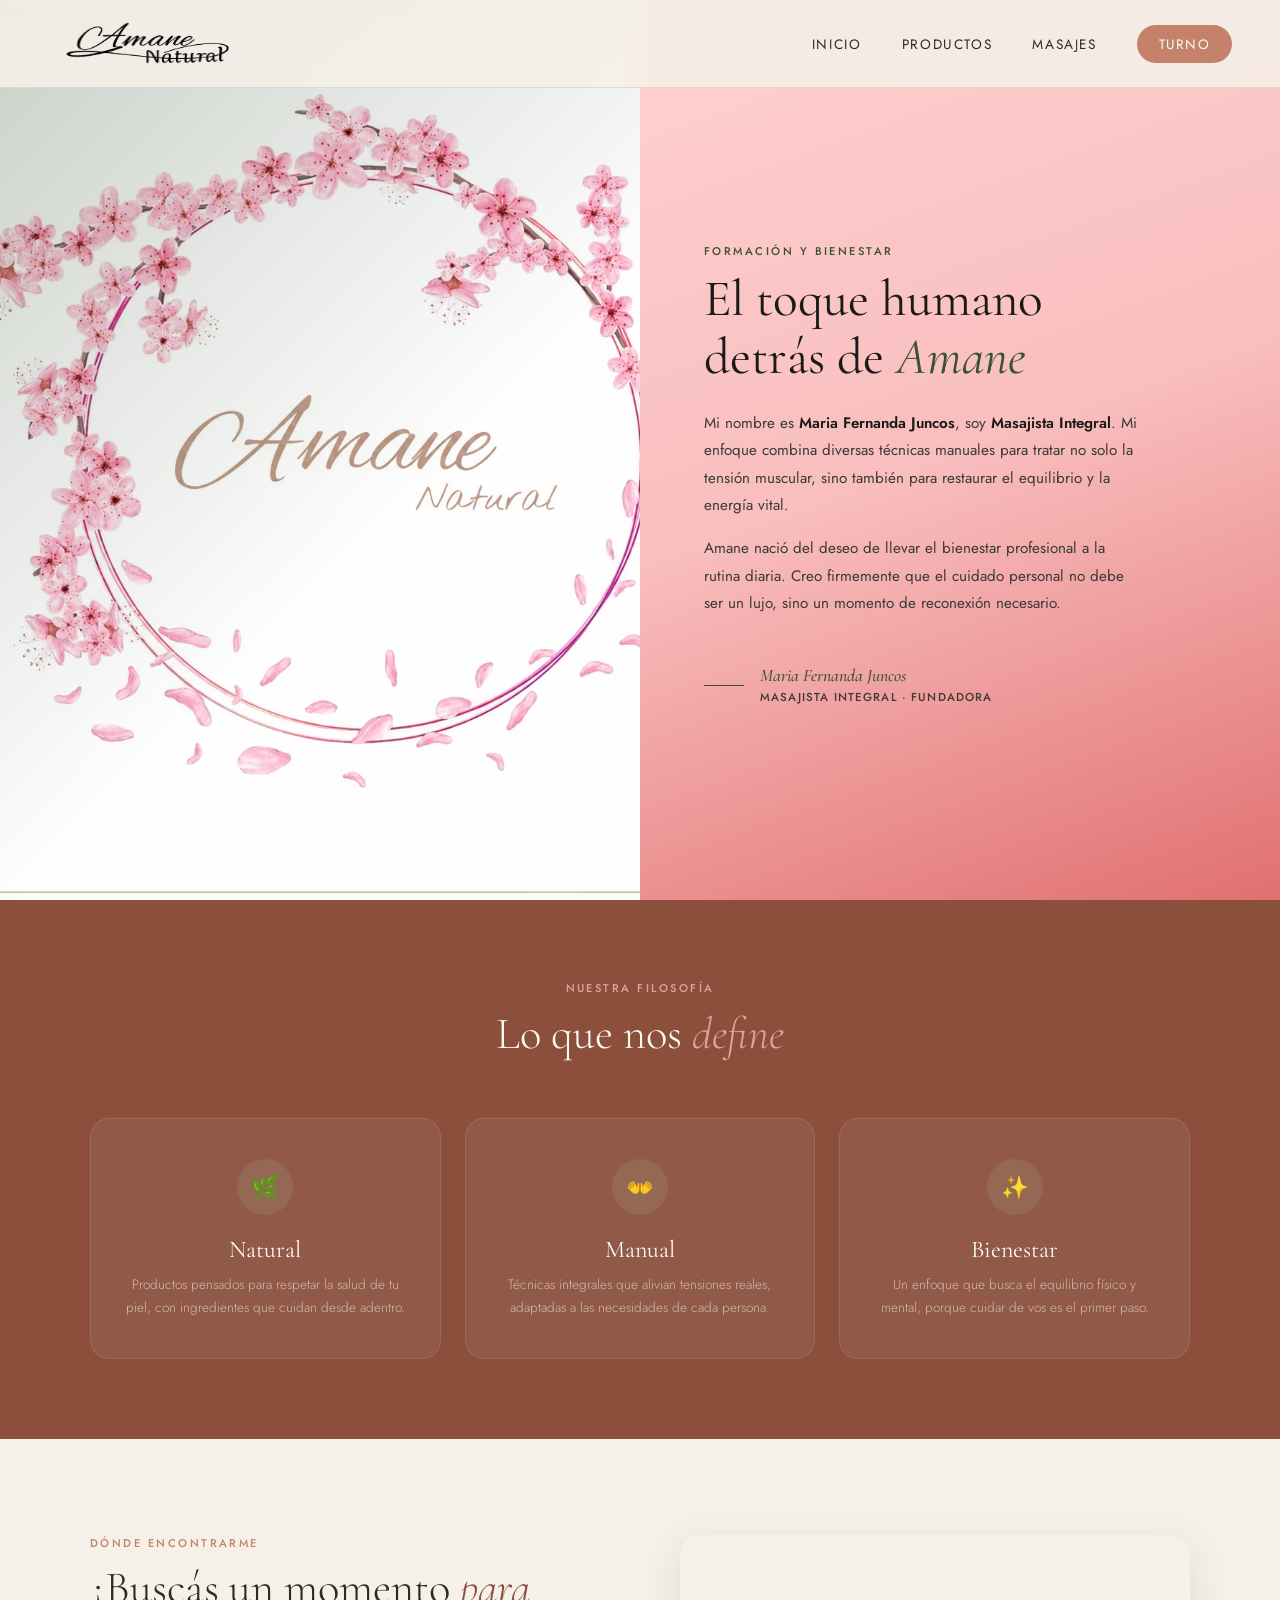
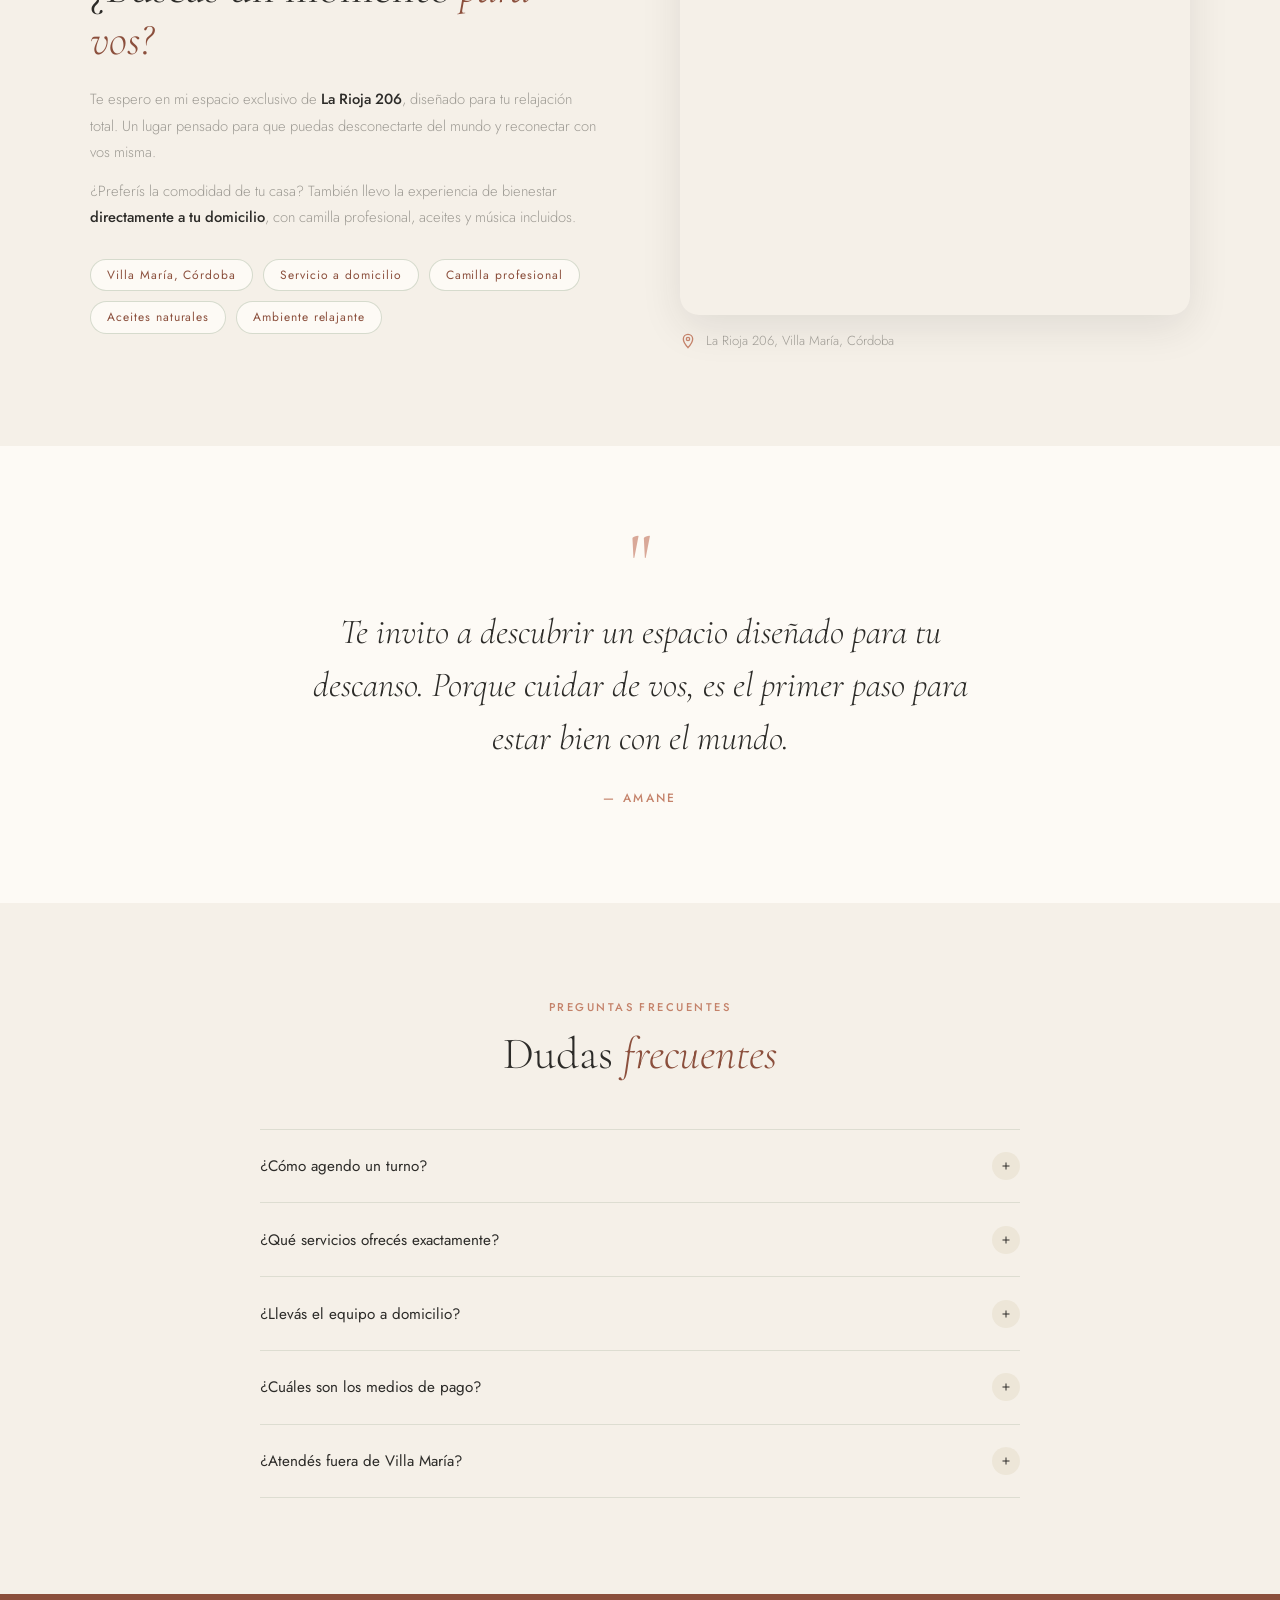
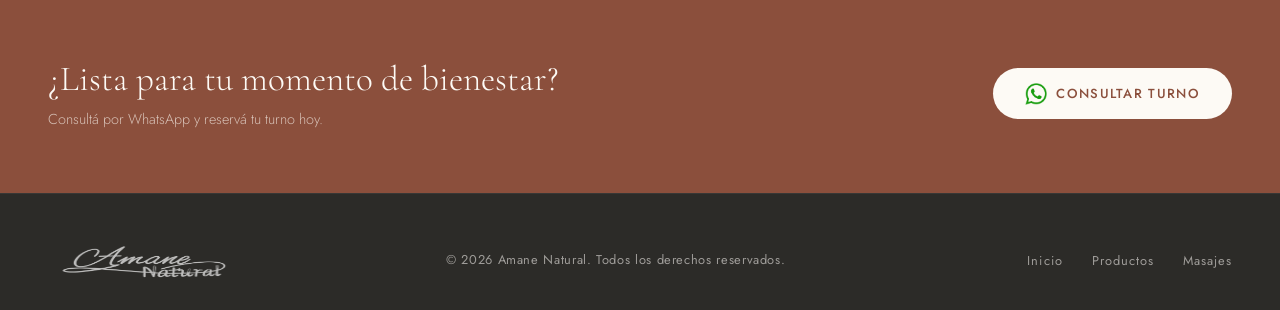
<file: sobre.html>
<!DOCTYPE html>
<html lang="es">
<head>
  <meta charset="UTF-8">
  <meta name="viewport" content="width=device-width, initial-scale=1.0">

  <title>Sobre Amane | Maria Fernanda Juncos, Masajista Integral — Villa María</title>
  <meta name="description" content="Conocé a Maria Fernanda Juncos, Masajista Integral y fundadora de Amane Natural. Atención en La Rioja 206, Villa María, Córdoba, y servicio a domicilio.">
  <meta name="keywords" content="masajista integral villa maría, maria fernanda juncos, amane natural sobre, masajista córdoba, cosmética natural fundadora">
  <meta name="author" content="Amane Natural">
  <meta name="robots" content="index, follow">
  <link rel="canonical" href="https://amane-natural.vercel.app/sobre.html">

  <meta name="google-site-verification" content="iCthSh-_NBBDtTaLyfQcv_XG-j2N6g0z-_HT96yhKP0">

  <meta property="og:type"        content="website">
  <meta property="og:site_name"   content="Amane Natural">
  <meta property="og:locale"      content="es_AR">
  <meta property="og:url"         content="https://amane-natural.vercel.app/sobre.html">
  <meta property="og:title"       content="Sobre Amane | Maria Fernanda Juncos, Masajista Integral">
  <meta property="og:description" content="Masajista Integral en Villa María, Córdoba. Atención personalizada en local y a domicilio.">
  <meta property="og:image"       content="https://amane-natural.vercel.app/img/og-image.jpg">
  <meta property="og:image:width"  content="1200">
  <meta property="og:image:height" content="630">

  <meta name="twitter:card"        content="summary_large_image">
  <meta name="twitter:title"       content="Sobre Amane | Masajista Integral Villa María">
  <meta name="twitter:description" content="Conocé a Maria Fernanda Juncos, fundadora de Amane Natural.">
  <meta name="twitter:image"       content="https://amane-natural.vercel.app/img/og-image.jpg">

  <script type="application/ld+json">
  {
    "@context": "https://schema.org",
    "@type": "Person",
    "name": "Maria Fernanda Juncos",
    "jobTitle": "Masajista Integral",
    "worksFor": {
      "@type": "BeautySalon",
      "name": "Amane Natural",
      "url": "https://amane-natural.vercel.app"
    },
    "address": {
      "@type": "PostalAddress",
      "streetAddress": "La Rioja 206",
      "addressLocality": "Villa María",
      "addressRegion": "Córdoba",
      "addressCountry": "AR"
    }
  }
  </script>

  <script type="application/ld+json">
  {
    "@context": "https://schema.org",
    "@type": "FAQPage",
    "mainEntity": [
      {
        "@type": "Question",
        "name": "¿Cómo agendo un turno en Amane Natural?",
        "acceptedAnswer": { "@type": "Answer", "text": "Podés hacerlo directamente por WhatsApp o desde la sección de Masajes en la web." }
      },
      {
        "@type": "Question",
        "name": "¿Amane Natural lleva el equipo a domicilio?",
        "acceptedAnswer": { "@type": "Answer", "text": "Sí, Maria Fernanda traslada camilla profesional, aceites y música. Solo necesitás un espacio donde relajar." }
      },
      {
        "@type": "Question",
        "name": "¿Cuáles son los medios de pago en Amane Natural?",
        "acceptedAnswer": { "@type": "Answer", "text": "Efectivo, transferencia bancaria o billeteras virtuales. No se aceptan tarjetas de crédito." }
      },
      {
        "@type": "Question",
        "name": "¿Amane Natural atiende fuera de Villa María?",
        "acceptedAnswer": { "@type": "Answer", "text": "El servicio a domicilio es exclusivo para Villa María. El local está en La Rioja 206." }
      }
    ]
  }
  </script>

  <script type="application/ld+json">
  {
    "@context": "https://schema.org",
    "@type": "BreadcrumbList",
    "itemListElement": [
      { "@type": "ListItem", "position": 1, "name": "Inicio", "item": "https://amane-natural.vercel.app/" },
      { "@type": "ListItem", "position": 2, "name": "Sobre Amane", "item": "https://amane-natural.vercel.app/sobre.html" }
    ]
  }
  </script>

  <link rel="preconnect" href="https://fonts.googleapis.com">
  <link rel="preconnect" href="https://fonts.gstatic.com" crossorigin>
  <link rel="stylesheet" href="https://fonts.googleapis.com/css2?family=Cormorant+Garamond:ital,wght@0,300;0,400;0,500;1,300;1,400;1,500&family=Jost:wght@300;400;500&display=swap">

  <link rel="stylesheet" href="global.css">
  <link rel="stylesheet" href="sobre.css">
</head>
<body>
  <nav class="site-nav">
    <a href="index.html" class="nav-logo">
      <img src="img/negro..png" alt="Amane Natural" width="181" height="56">
    </a>
    <ul class="nav-links">
      <li><a href="index.html">Inicio</a></li>
      <li><a href="productos.html">Productos</a></li>
      <li><a href="masajes.html">Masajes</a></li>
      <li><a href="https://wa.link/tp50g3" class="nav-cta" target="_blank">Turno</a></li>
    </ul>
    <button class="nav-burger" id="navBurger" aria-label="Menú">
  <span></span>
  <span></span>
  <span></span>
</button>
  </nav>

  <section class="hero-split">
    <div class="hero-split__img">
      <img src="img/logo1.avif" alt="Maria Fernanda Juncos" decoding="async">
      <div class="hero-split__img-overlay"></div>
    </div>
    <div class="hero-split__content fade-up">
      <span class="section-label">Formación y bienestar</span>
      <h1>El toque humano<br>detrás de <em>Amane</em></h1>
      <p>Mi nombre es <strong>Maria Fernanda Juncos</strong>, soy <strong>Masajista Integral</strong>. Mi enfoque combina diversas técnicas manuales para tratar no solo la tensión muscular, sino también para restaurar el equilibrio y la energía vital.</p>
      <p>Amane nació del deseo de llevar el bienestar profesional a la rutina diaria. Creo firmemente que el cuidado personal no debe ser un lujo, sino un momento de reconexión necesario.</p>
      <div class="signature">
        <div class="signature__line"></div>
        <div>
          <div class="signature__name">Maria Fernanda Juncos</div>
          <div class="signature__role">Masajista Integral · Fundadora</div>
        </div>
      </div>
    </div>
  </section>

  <section class="pilares">
    <div class="pilares__inner">
      <div class="pilares__header fade-up">
        <span class="section-label">Nuestra filosofía</span>
        <h2>Lo que nos <em>define</em></h2>
      </div>
      <div class="pilares__grid">
        <div class="pilar-card fade-up" style="transition-delay:.1s">
          <div class="pilar-card__icon">🌿</div>
          <h3>Natural</h3>
          <p>Productos pensados para respetar la salud de tu piel, con ingredientes que cuidan desde adentro.</p>
        </div>
        <div class="pilar-card fade-up" style="transition-delay:.2s">
          <div class="pilar-card__icon">👐</div>
          <h3>Manual</h3>
          <p>Técnicas integrales que alivian tensiones reales, adaptadas a las necesidades de cada persona.</p>
        </div>
        <div class="pilar-card fade-up" style="transition-delay:.3s">
          <div class="pilar-card__icon">✨</div>
          <h3>Bienestar</h3>
          <p>Un enfoque que busca el equilibrio físico y mental, porque cuidar de vos es el primer paso.</p>
        </div>
      </div>
    </div>
  </section>

  <section class="espacio">
    <div class="espacio__inner">
      <div class="espacio__text fade-up">
        <span class="section-label">Dónde encontrarme</span>
        <h2>¿Buscás un momento <em>para vos?</em></h2>
        <p>Te espero en mi espacio exclusivo de <strong>La Rioja 206</strong>, diseñado para tu relajación total. Un lugar pensado para que puedas desconectarte del mundo y reconectar con vos misma.</p>
        <p>¿Preferís la comodidad de tu casa? También llevo la experiencia de bienestar <strong>directamente a tu domicilio</strong>, con camilla profesional, aceites y música incluidos.</p>
        <div class="espacio__chips">
          <span class="chip">Villa María, Córdoba</span>
          <span class="chip">Servicio a domicilio</span>
          <span class="chip">Camilla profesional</span>
          <span class="chip">Aceites naturales</span>
          <span class="chip">Ambiente relajante</span>
        </div>
      </div>
      <div class="fade-up" style="transition-delay:.15s">
        <div class="espacio__map">
          <iframe
            src="https://www.google.com/maps/embed?pb=!1m18!1m12!1m3!1d3368.210982186448!2d-63.25887072537724!3d-32.41350617381763!2m3!1f0!2f0!3f0!3m2!1i1024!2i768!4f13.1!3m3!1m2!1s0x95cc4318ad57fa41%3A0x473e2362538b8f4e!2sLa%20Rioja%20206%2C%20X5901%20Villa%20Mar%C3%ADa%2C%20C%C3%B3rdoba!5e0!3m2!1ses!2sar!4v1773988766119!5m2!1ses!2sar"
            allowfullscreen="" loading="lazy" referrerpolicy="no-referrer-when-downgrade"
            title="Ubicación Amane Natural">
          </iframe>
        </div>
        <div class="espacio__address">
          <svg viewBox="0 0 24 24"><path d="M12 2C8.13 2 5 5.13 5 9c0 5.25 7 13 7 13s7-7.75 7-13c0-3.87-3.13-7-7-7zm0 9.5c-1.38 0-2.5-1.12-2.5-2.5s1.12-2.5 2.5-2.5 2.5 1.12 2.5 2.5-1.12 2.5-2.5 2.5z"/></svg>
          La Rioja 206, Villa María, Córdoba
        </div>
      </div>
    </div>
  </section>

  <section class="quote-section fade-up">
    <span class="quote-mark">"</span>
    <p class="quote-text">Te invito a descubrir un espacio diseñado para tu descanso. Porque cuidar de vos, es el primer paso para estar bien con el mundo.</p>
    <p class="quote-author">— Amane</p>
  </section>

  <section class="faq-section">
    <div class="faq__inner">
      <div class="faq__header fade-up">
        <span class="section-label">Preguntas frecuentes</span>
        <h2>Dudas <em>frecuentes</em></h2>
      </div>
      <div class="faq-list fade-up" style="transition-delay:.1s">
        <div class="faq-item">
          <button class="faq-question">¿Cómo agendo un turno?
            <span class="faq-icon"><svg viewBox="0 0 24 24"><path d="M12 5v14M5 12h14"/></svg></span>
          </button>
          <div class="faq-answer"><p>Podés hacerlo directamente por <strong>WhatsApp</strong> o elegir el tratamiento que prefieras en nuestra sección de <a href="masajes.html">Masajes</a>.</p></div>
        </div>
        <div class="faq-item">
          <button class="faq-question">¿Qué servicios ofrecés exactamente?
            <span class="faq-icon"><svg viewBox="0 0 24 24"><path d="M12 5v14M5 12h14"/></svg></span>
          </button>
          <div class="faq-answer"><p>Como <strong>Masajista Integral</strong>, realizo masajes descontracturantes, de relax y terapias combinadas. También podés adquirir mis productos naturales Amane.</p></div>
        </div>
        <div class="faq-item">
          <button class="faq-question">¿Llevás el equipo a domicilio?
            <span class="faq-icon"><svg viewBox="0 0 24 24"><path d="M12 5v14M5 12h14"/></svg></span>
          </button>
          <div class="faq-answer"><p>Sí, traslado camilla profesional, aceites y música. Vos solo preparás un pequeño espacio para relajar.</p></div>
        </div>
        <div class="faq-item">
          <button class="faq-question">¿Cuáles son los medios de pago?
            <span class="faq-icon"><svg viewBox="0 0 24 24"><path d="M12 5v14M5 12h14"/></svg></span>
          </button>
          <div class="faq-answer"><p>Efectivo, transferencia bancaria o distintas billeteras virtuales. No aceptamos tarjetas de crédito.</p></div>
        </div>
        <div class="faq-item">
          <button class="faq-question">¿Atendés fuera de Villa María?
            <span class="faq-icon"><svg viewBox="0 0 24 24"><path d="M12 5v14M5 12h14"/></svg></span>
          </button>
          <div class="faq-answer"><p>El servicio a domicilio es exclusivo para Villa María. Si sos de la zona, ¡te espero en mi local para la mejor experiencia!</p></div>
        </div>
      </div>
    </div>
  </section>

  <div class="wa-strip">
    <div class="wa-strip__text">
      <h2>¿Lista para tu momento de bienestar?</h2>
      <p>Consultá por WhatsApp y reservá tu turno hoy.</p>
    </div>
    <a href="https://wa.link/tp50g3" class="wa-strip__cta" target="_blank">
      <img src="img/Whatsapp-Logo.png" alt="WhatsApp" width="22" height="22" loading="lazy">
      Consultar turno
    </a>
  </div>

  <footer class="site-footer">
    <img src="img/blanco.png" alt="Amane Natural" width="180" height="63" loading="lazy">
    <p>© 2026 Amane Natural. Todos los derechos reservados.</p>
    <nav>
      <a href="index.html">Inicio</a>
      <a href="productos.html">Productos</a>
      <a href="masajes.html">Masajes</a>
    </nav>
  </footer>

  <script src="main.js"></script>

  <script>
    window.dataLayer = window.dataLayer || [];
    function gtag(){dataLayer.push(arguments);}
    gtag('js', new Date());
    gtag('config', 'G-FL4YZ59S98');

    function loadGTM() {
      const s = document.createElement('script');
      s.src = 'https://www.googletagmanager.com/gtag/js?id=G-FL4YZ59S98';
      s.async = true;
      document.head.appendChild(s);
      window.removeEventListener('scroll', loadGTM);
      window.removeEventListener('mousemove', loadGTM);
      window.removeEventListener('touchstart', loadGTM);
    }
    window.addEventListener('scroll', loadGTM, { once: true, passive: true });
    window.addEventListener('mousemove', loadGTM, { once: true });
    window.addEventListener('touchstart', loadGTM, { once: true, passive: true });
    setTimeout(loadGTM, 4000);
  </script>
</body>
</html>
</file>
<file: global.css>
/* ══════════════════════════════════════════
   AMANE NATURAL — Global Stylesheet
   Compartido por: index, productos, sobre, masajes
   ══════════════════════════════════════════ */

/* ── TOKENS ── */
:root {
  --cream:      #F5F0E8;
  --cream-dark: #EDE6D8;
  --sage:       #C4826A;
  --sage-light: #D9A898;
  --sage-dark:  #8B4F3C;
  --bark:       #8B6F4E;
  --bark-light: #B89A78;
  --stone:      #9E9B94;
  --charcoal:   #2C2B28;
  --white:      #FDFAF5;
}

/* ── RESET ── */
*, *::before, *::after { margin: 0; padding: 0; box-sizing: border-box; }
html { scroll-behavior: smooth; }
body {
  font-family: 'Jost', sans-serif;
  background: var(--cream);
  color: var(--charcoal);
  overflow-x: hidden;
}
img { display: block; max-width: 100%; }

/* ── TYPOGRAPHY HELPERS ── */
.section-label {
  display: block;
  font-size: 0.7rem;
  letter-spacing: 0.22em;
  text-transform: uppercase;
  color: var(--sage);
  font-weight: 500;
  margin-bottom: 0.75rem;
}
.section-title {
  font-family: 'Cormorant Garamond', serif;
  font-size: clamp(2.2rem, 4vw, 3.2rem);
  font-weight: 300;
  line-height: 1.15;
  color: var(--charcoal);
  margin-bottom: 1rem;
}
.section-title em { font-style: italic; color: var(--sage-dark); }

/* ── NAVIGATION ── */
.site-nav {
  position: fixed;
  top: 0; left: 0; right: 0;
  z-index: 100;
  display: flex;
  align-items: center;
  justify-content: space-between;
  padding: 1.4rem 3rem;
  background: rgba(245,240,232,0.88);
  backdrop-filter: blur(12px);
  -webkit-backdrop-filter: blur(12px);
  border-bottom: 1px solid rgba(124,145,114,0.2);
  transition: background 0.4s;
}
.site-nav--transparent {
  background: transparent;
  border-bottom-color: transparent;
}
.site-nav--transparent.scrolled {
  background: rgba(245,240,232,0.88);
  border-bottom-color: rgba(124,145,114,0.2);
}

.nav-logo { display: flex; align-items: center; text-decoration: none; }
.nav-logo img { height: 42px; }

.nav-links { display: flex; gap: 2.5rem; list-style: none; }
.nav-links a {
  text-decoration: none;
  font-weight: 400;
  font-size: 0.85rem;
  letter-spacing: 0.12em;
  text-transform: uppercase;
  color: var(--charcoal);
  position: relative;
  transition: color 0.3s;
}
.nav-links a::after {
  content: '';
  position: absolute;
  bottom: -3px; left: 0;
  width: 0; height: 1px;
  background: var(--sage);
  transition: width 0.3s;
}
.nav-links a:hover       { color: var(--sage-dark); }
.nav-links a:hover::after,
.nav-links a.active::after { width: 100%; }
.nav-links a.active      { color: var(--sage-dark); }

/* Nav CTA pill */
.nav-links .nav-cta {
  background: var(--sage);
  color: var(--white) !important;
  padding: 0.55rem 1.4rem;
  border-radius: 2rem;
  letter-spacing: 0.08em !important;
  transition: background 0.3s, transform 0.2s !important;
}
.nav-links .nav-cta:hover {
  background: var(--sage-dark) !important;
  transform: translateY(-1px);
}
.nav-links .nav-cta::after { display: none !important; }

/* ── BUTTONS ── */
.btn-primary {
  display: inline-flex;
  align-items: center;
  gap: 0.6rem;
  text-decoration: none;
  background: var(--sage);
  color: var(--white);
  padding: 0.9rem 2.2rem;
  border-radius: 2rem;
  font-size: 0.82rem;
  letter-spacing: 0.12em;
  text-transform: uppercase;
  font-weight: 500;
  font-family: 'Jost', sans-serif;
  border: none;
  cursor: pointer;
  transition: background 0.3s, transform 0.2s;
}
.btn-primary:hover { background: var(--sage-dark); transform: translateY(-2px); }
.btn-primary img   { height: 20px; }

.btn-outline {
  display: inline-flex;
  align-items: center;
  gap: 0.6rem;
  text-decoration: none;
  border: 1px solid rgba(253,250,245,0.5);
  color: var(--white);
  padding: 0.9rem 2.2rem;
  border-radius: 2rem;
  font-size: 0.82rem;
  letter-spacing: 0.12em;
  text-transform: uppercase;
  font-weight: 400;
  transition: border-color 0.3s, background 0.3s, transform 0.2s;
}
.btn-outline:hover {
  background: rgba(253,250,245,0.1);
  border-color: rgba(253,250,245,0.8);
  transform: translateY(-2px);
}

/* ── WHATSAPP STRIP ── */
.wa-strip {
  background: var(--sage-dark);
  padding: 4rem 3rem;
  display: flex;
  align-items: center;
  justify-content: space-between;
  gap: 2rem;
}
.wa-strip__text h2 {
  font-family: 'Cormorant Garamond', serif;
  font-size: 2.2rem;
  font-weight: 300;
  color: var(--white);
  line-height: 1.2;
}
.wa-strip__text p {
  font-size: 0.9rem;
  color: rgba(253,250,245,0.65);
  margin-top: 0.5rem;
  font-weight: 300;
}
.wa-strip__cta {
  flex-shrink: 0;
  display: inline-flex;
  align-items: center;
  gap: 0.6rem;
  background: var(--white);
  color: var(--sage-dark);
  padding: 0.9rem 2rem;
  border-radius: 2rem;
  text-decoration: none;
  font-size: 0.82rem;
  letter-spacing: 0.1em;
  text-transform: uppercase;
  font-weight: 500;
  transition: background 0.3s, transform 0.2s;
}
.wa-strip__cta:hover { background: var(--cream); transform: translateY(-2px); }
.wa-strip__cta img   { height: 22px; }

/* ── FOOTER ── */
.site-footer {
  background: var(--charcoal);
  color: rgba(253,250,245,0.55);
  padding: 3rem 3rem 2rem;
  display: flex;
  align-items: center;
  justify-content: space-between;
  flex-wrap: wrap;
  gap: 1rem;
  border-top: 1px solid rgba(253,250,245,0.06);
}
.site-footer img  { height: 36px; opacity: 0.7; filter: brightness(2); }
.site-footer p    { font-size: 0.8rem; letter-spacing: 0.05em; }
.site-footer nav a {
  color: rgba(253,250,245,0.55);
  text-decoration: none;
  font-size: 0.8rem;
  letter-spacing: 0.08em;
  margin-left: 1.5rem;
  transition: color 0.2s;
}
.site-footer nav a:hover { color: var(--sage-light); }

/* ── DIVIDER ── */
.leaf-divider {
  display: flex;
  align-items: center;
  gap: 1.5rem;
  padding: 0 3rem;
  opacity: 0.4;
}
.leaf-divider__line { flex: 1; height: 1px; background: var(--sage); }
.leaf-divider__icon { font-size: 1rem; color: var(--sage); }

/* ── SCROLL ANIMATION ── */
.fade-up {
  opacity: 0;
  transform: translateY(28px);
  transition: opacity 0.7s ease, transform 0.7s ease;
}
.fade-up.visible { opacity: 1; transform: translateY(0); }

/* ── HAMBURGER ── */
.nav-burger {
  display: none;
  flex-direction: column;
  justify-content: center;
  gap: 5px;
  background: none;
  border: none;
  cursor: pointer;
  padding: 4px;
  z-index: 110;
}
.nav-burger span {
  display: block;
  width: 24px;
  height: 2px;
  background: var(--charcoal);
  border-radius: 2px;
  transition: transform 0.3s, opacity 0.3s;
}
.nav-burger.open span:nth-child(1) { transform: translateY(7px) rotate(45deg); }
.nav-burger.open span:nth-child(2) { opacity: 0; }
.nav-burger.open span:nth-child(3) { transform: translateY(-7px) rotate(-45deg); }

@media (max-width: 600px) {
  .nav-burger { display: flex; }

  .nav-links {
    display: none;
    position: fixed;
    top: 0; left: 0; right: 0;
    background: rgba(245,240,232,0.98);
    backdrop-filter: blur(12px);
    flex-direction: column;
    align-items: center;
    justify-content: center;
    gap: 2rem;
    height: 100dvh;
    z-index: 105;
  }
  .nav-links.open { display: flex; }
  .nav-links a { font-size: 1.5rem; letter-spacing: 0.08em; }
  .nav-links .nav-cta { padding: 0.9rem 3rem; font-size: 1.3rem; }
  .nav-links { gap: 2.5rem; }
}

/* RESPONSIVE COMPLETO -->

/* ── 1200px: desktop medio ── */
@media (max-width: 1200px) {
  .site-nav { padding: 1.3rem 2rem; }
  .nav-links { gap: 2rem; }
  .wa-strip { padding: 3.5rem 2rem; }
  .site-footer { padding: 2.5rem 2rem; }
}

/* ── 1024px: laptop / tablet horizontal ── */
@media (max-width: 1024px) {
  .site-nav { padding: 1.2rem 1.75rem; }
  .nav-links { gap: 1.5rem; }
  .nav-links a { font-size: 0.8rem; }
  .wa-strip__text h2 { font-size: 1.8rem; }
}

/* ── 900px: tablet ── */
@media (max-width: 900px) {
  .site-nav    { padding: 1.2rem 1.5rem; }
  .nav-links   { gap: 1.25rem; }

  .wa-strip {
    flex-direction: column;
    text-align: center;
    padding: 3rem 1.5rem;
    gap: 1.5rem;
  }
  .wa-strip__text h2 { font-size: 1.7rem; }
  .wa-strip__cta     { width: 100%; justify-content: center; }

  .site-footer {
    flex-direction: column;
    text-align: center;
    padding: 2rem 1.5rem;
    gap: 0.75rem;
  }
  .site-footer nav { display: flex; flex-wrap: wrap; justify-content: center; gap: 0.25rem; }
  .site-footer nav a { margin-left: 0; padding: 0 0.5rem; }

  .leaf-divider { padding: 0 1.5rem; }

  .btn-primary,
  .btn-outline { padding: 0.8rem 1.8rem; font-size: 0.78rem; }
}

/* ── 768px: tablet vertical ── */
@media (max-width: 768px) {
  .site-nav { padding: 1rem 1.25rem; }

  .wa-strip { padding: 2.5rem 1.25rem; }
  .wa-strip__text h2 { font-size: 1.5rem; }
  .wa-strip__text p  { font-size: 0.85rem; }

  .site-footer p { font-size: 0.75rem; }
}

/* ── 600px: teléfonos grandes ── */
@media (max-width: 600px) {
  /* Ocultar nav links — solo logo visible */
  .nav-links { display: none; }

  /* Nav compacto */
  .site-nav { padding: 1rem; }
  .nav-logo img { height: 36px; }

  .wa-strip__text h2 { font-size: 1.35rem; }
  .wa-strip__cta { font-size: 0.78rem; padding: 0.75rem 1.4rem; }

  .btn-primary,
  .btn-outline { padding: 0.75rem 1.5rem; font-size: 0.76rem; }

  .leaf-divider { padding: 0 1rem; }
}

/* ── 480px: teléfonos ── */
@media (max-width: 480px) {
  .nav-logo img { height: 32px; }

  .wa-strip { padding: 2rem 1rem; }
  .wa-strip__text h2 { font-size: 1.2rem; }

  .site-footer { padding: 1.75rem 1rem; }
}

/* ── 375px: teléfonos chicos ── */
@media (max-width: 375px) {
  .site-nav { padding: 0.9rem 0.9rem; }
  .nav-logo img { height: 30px; }

  .wa-strip__text h2 { font-size: 1.1rem; }
  .wa-strip__cta { font-size: 0.73rem; padding: 0.7rem 1.2rem; }
}
</file>
<file: index.css>
/* ══════════════════════════════════════════
   AMANE NATURAL — index.css
   ══════════════════════════════════════════ */

/* ── HERO ── */
.hero {
  position: relative;
  height: 100vh;
  min-height: 600px;
  overflow: hidden;
  display: flex;
  align-items: flex-end;
}
.hero-videos {
  position: absolute;
  inset: 0;
}
.hero-vid {
  position: absolute;
  inset: 0;
  width: 100%;
  height: 100%;
  object-fit: cover;
  object-position: center;
  opacity: 0;
  transition: opacity 1.2s ease;
}
.hero-vid.active {
  opacity: 1;
}
.hero__overlay {
  position: absolute;
  inset: 0;
  background: linear-gradient(
    to top,
    rgba(44,43,40,0.72) 0%,
    rgba(44,43,40,0.25) 45%,
    rgba(44,43,40,0.1)  100%
  );
}
.hero__content {
  position: relative;
  z-index: 2;
  padding: 0 3rem 5rem;
  max-width: 680px;
}
.hero__tag {
  display: inline-block;
  font-size: 0.72rem;
  letter-spacing: 0.2em;
  text-transform: uppercase;
  color: var(--sage-light);
  margin-bottom: 1rem;
  font-weight: 400;
}
.hero__content h1 {
  font-family: 'Cormorant Garamond', serif;
  font-size: clamp(3rem, 6vw, 5rem);
  font-weight: 300;
  line-height: 1.1;
  color: var(--white);
  margin-bottom: 1.25rem;
}
.hero__content h1 em { font-style: italic; color: var(--sage-light); }
.hero__content p {
  font-size: 1.05rem;
  font-weight: 300;
  color: rgba(253,250,245,0.8);
  margin-bottom: 2rem;
  letter-spacing: 0.02em;
  max-width: 480px;
}
.hero__scroll {
  position: absolute;
  bottom: 2rem; right: 3rem;
  z-index: 2;
  display: flex;
  flex-direction: column;
  align-items: center;
  gap: 0.4rem;
  color: rgba(253,250,245,0.5);
  font-size: 0.68rem;
  letter-spacing: 0.15em;
  text-transform: uppercase;
}
.hero__scroll-line {
  width: 1px; height: 48px;
  background: rgba(253,250,245,0.3);
  position: relative;
  overflow: hidden;
}
.hero__scroll-line::after {
  content: '';
  position: absolute;
  top: -100%;
  width: 100%; height: 100%;
  background: rgba(253,250,245,0.7);
  animation: scrollLine 2s ease-in-out infinite;
}
@keyframes scrollLine {
  0%   { top: -100%; }
  100% { top: 100%; }
}

/* ── CATEGORIES ── */
.categories { background: var(--white); padding: 6rem 3rem; }
.categories__header { text-align: center; margin-bottom: 3.5rem; }
.categories__grid {
  display: grid;
  grid-template-columns: repeat(3, 1fr);
  gap: 1.5rem;
  max-width: 1100px;
  margin: 0 auto;
}
.category-card {
  position: relative;
  border-radius: 1rem;
  overflow: hidden;
  cursor: pointer;
}
.category-card img {
  width: 100%;
  aspect-ratio: 3/4;
  object-fit: cover;
  transition: transform 0.6s cubic-bezier(0.25,0.46,0.45,0.94);
}
.category-card:hover img { transform: scale(1.06); }
.category-card__overlay {
  position: absolute;
  inset: 0;
  background: linear-gradient(to top, rgba(44,43,40,0.75) 0%, rgba(44,43,40,0.1) 50%, transparent 100%);
  display: flex;
  flex-direction: column;
  justify-content: flex-end;
  padding: 2rem 1.75rem;
  transition: background 0.4s;
}
.category-card:hover .category-card__overlay {
  background: linear-gradient(to top, rgba(78,98,72,0.82) 0%, rgba(78,98,72,0.2) 50%, transparent 100%);
}
.category-card h3 {
  font-family: 'Cormorant Garamond', serif;
  font-size: 1.6rem;
  font-weight: 400;
  color: var(--white);
  line-height: 1.2;
}
.category-card__arrow {
  display: inline-block;
  margin-top: 0.6rem;
  font-size: 0.72rem;
  letter-spacing: 0.15em;
  text-transform: uppercase;
  color: var(--sage-light);
  opacity: 0;
  transform: translateY(6px);
  transition: opacity 0.3s, transform 0.3s;
}
.category-card:hover .category-card__arrow { opacity: 1; transform: translateY(0); }

/* ── TIPS ── */
.tips { background: var(--cream); padding: 6rem 3rem; }
.tips__header {
  display: flex;
  align-items: flex-end;
  justify-content: space-between;
  margin-bottom: 3rem;
}
.tips__grid {
  display: grid;
  grid-template-columns: repeat(3, 1fr);
  gap: 1.75rem;
  max-width: 1100px;
  margin: 0 auto;
}
.tip-card {
  background: var(--white);
  border-radius: 1rem;
  overflow: hidden;
  transition: transform 0.3s, box-shadow 0.3s;
  text-decoration: none;
  color: inherit;
  display: block;
}
.tip-card:hover { transform: translateY(-6px); box-shadow: 0 16px 48px rgba(44,43,40,0.12); }
.tip-card img {
  width: 100%;
  aspect-ratio: 16/10;
  object-fit: cover;
  transition: transform 0.5s;
}
.tip-card:hover img { transform: scale(1.04); }
.tip-card__body { padding: 1.5rem 1.75rem 2rem; }
.tip-tag {
  display: inline-block;
  font-size: 0.65rem;
  letter-spacing: 0.18em;
  text-transform: uppercase;
  color: var(--sage);
  font-weight: 500;
  margin-bottom: 0.6rem;
}
.tip-card h3 {
  font-family: 'Cormorant Garamond', serif;
  font-size: 1.45rem;
  font-weight: 400;
  line-height: 1.25;
  color: var(--charcoal);
  margin-bottom: 0.6rem;
}
.tip-card p { font-size: 0.88rem; line-height: 1.65; color: var(--stone); font-weight: 300; }
.tip-link {
  display: inline-flex;
  align-items: center;
  gap: 0.4rem;
  margin-top: 1rem;
  font-size: 0.75rem;
  letter-spacing: 0.12em;
  text-transform: uppercase;
  color: var(--sage-dark);
  font-weight: 500;
  text-decoration: none;
  transition: gap 0.2s;
}
.tip-link:hover { gap: 0.7rem; }
.tip-link svg { width: 14px; height: 14px; stroke: currentColor; stroke-width: 2; fill: none; }

/* ── RESPONSIVE ── */
@media (max-width: 900px) {
  .categories { padding: 4rem 1.5rem; }
  .tips        { padding: 4rem 1.5rem; }
  .categories__grid,
  .tips__grid  { grid-template-columns: 1fr 1fr; gap: 1.25rem; }
  .hero__content { padding: 0 1.5rem 4rem; }
  .hero__scroll  { display: none; }
  .tips__header  { flex-direction: column; align-items: flex-start; gap: 1rem; }
}

@media (max-width: 600px) {
  .hero { min-height: 100dvh; }
  .hero__content { padding: 0 1.25rem 4rem; }
  .hero__content h1 { font-size: 2.4rem; }
  .hero__content p  { font-size: 0.9rem; }
  .categories { padding: 3rem 1.25rem; }
  .tips        { padding: 3rem 1.25rem; }
  .categories__grid,
  .tips__grid  { grid-template-columns: 1fr; }
  .category-card img { aspect-ratio: 4/3; }
}

@media (max-width: 430px) {
  .hero__content h1 { font-size: 2rem; }
  .hero__content p  { font-size: 0.85rem; }
  .categories { padding: 2.5rem 1rem; }
  .tips        { padding: 2.5rem 1rem; }
  .tip-card h3  { font-size: 1.2rem; }
}
</file>
<file: hidratar.css>
.article-hero {
  padding: 9rem 3rem 5rem;
  background: linear-gradient(160deg, #FFD1D1 0%, #F9BEBE 50%, #E17070 100%);
  position: relative;
  overflow: hidden;
  text-align: center;
}
.article-hero::before {
  content: '';
  position: absolute;
  inset: 0;
  background-image: url('img/fondo.avif');
  background-size: cover;
  background-position: center;
  opacity: 0.12;
}
.article-hero-inner { position: relative; z-index: 1; max-width: 700px; margin: 0 auto; }
.article-hero .section-label { color: rgba(255,255,255,0.8); }
.article-hero h1 {
  font-family: 'Cormorant Garamond', serif;
  font-size: clamp(2.6rem, 5vw, 4.2rem);
  font-weight: 300;
  line-height: 1.1;
  color: #fff;
  margin-bottom: 1.25rem;
}
.article-hero h1 em { font-style: italic; color: #FFEAEA; }
.article-hero .lead {
  font-size: 1rem;
  color: rgba(255,255,255,0.85);
  line-height: 1.75;
  font-weight: 300;
  max-width: 520px;
  margin: 0 auto 2rem;
}
.quote-pull {
  display: inline-block;
  border-left: 3px solid rgba(255,255,255,0.6);
  padding: 0.5rem 1.25rem;
  font-family: 'Cormorant Garamond', serif;
  font-size: 1.2rem;
  font-style: italic;
  color: rgba(255,255,255,0.9);
  margin-top: 0.5rem;
}

/* ── ARTICLE BODY ── */
.article-body {
  max-width: 860px;
  margin: 0 auto;
  padding: 5rem 3rem 6rem;
}

/* ── ARTICLE SECTION ── */
.article-block {
  display: grid;
  grid-template-columns: 1fr 1fr;
  gap: 3.5rem;
  align-items: center;
  margin-bottom: 5rem;
}
.article-block.reverse { direction: rtl; }
.article-block.reverse > * { direction: ltr; }

.article-block__img {
  border-radius: 1.2rem;
  overflow: hidden;
  aspect-ratio: 4/3;
  position: relative;
}
.article-block__img img {
  width: 100%; height: 100%;
  object-fit: cover;
  display: block;
  transition: transform 0.6s cubic-bezier(0.25,0.46,0.45,0.94);
}
.article-block__img:hover img { transform: scale(1.05); }
.article-block__img::after {
  content: '';
  position: absolute;
  inset: 0;
  border-radius: 1.2rem;
  box-shadow: inset 0 0 0 1px rgba(225,112,112,0.15);
}

.article-block__text h2 {
  font-family: 'Cormorant Garamond', serif;
  font-size: clamp(1.8rem, 3vw, 2.4rem);
  font-weight: 400;
  line-height: 1.2;
  color: #2C2B28;
  margin-bottom: 0.75rem;
}
.article-block__text h2 em { font-style: italic; color: #802D3A; }
.article-block__text p {
  font-size: 0.92rem;
  color: #9E9B94;
  line-height: 1.8;
  font-weight: 300;
  margin-bottom: 0.75rem;
}
.article-block__text p strong { color: #2C2B28; font-weight: 500; }
.article-link {
  display: inline-flex;
  align-items: center;
  gap: 0.4rem;
  margin-top: 0.75rem;
  font-size: 0.78rem;
  letter-spacing: 0.12em;
  text-transform: uppercase;
  color: #802D3A;
  font-weight: 500;
  text-decoration: none;
  transition: gap 0.2s;
}
.article-link:hover { gap: 0.7rem; }
.article-link svg { width: 14px; height: 14px; stroke: currentColor; stroke-width: 2; fill: none; }

/* ── TIP BOX ── */
.tip-box {
  background: linear-gradient(135deg, #FFF0F0 0%, #FFE0E0 100%);
  border-left: 3px solid #E17070;
  border-radius: 0 0.75rem 0.75rem 0;
  padding: 1rem 1.5rem;
  margin: 1rem 0;
  font-size: 0.88rem;
  color: #802D3A;
  font-style: italic;
  font-family: 'Cormorant Garamond', serif;
  font-size: 1.05rem;
}

/* ── INGREDIENTS GRID ── */
.ingredients-section {
  background: linear-gradient(180deg, #E17070 0%, #FFD1D1 100%);
  padding: 5rem 3rem;
  text-align: center;
}
.ingredients-section h2 {
  font-family: 'Cormorant Garamond', serif;
  font-size: clamp(2rem, 3.5vw, 2.8rem);
  font-weight: 300;
  color: #fff;
  margin-bottom: 0.5rem;
}
.ingredients-section h2 em { font-style: italic; color: #FFEAEA; }
.ingredients-section > .section-label { color: rgba(255,255,255,0.75); margin-bottom: 0.5rem; }
.ingredients-section > p {
  font-size: 0.9rem;
  color: rgba(255,255,255,0.8);
  margin-bottom: 3rem;
  font-weight: 300;
}
.ingredients-grid {
  display: grid;
  grid-template-columns: repeat(3, 1fr);
  gap: 1.5rem;
  max-width: 860px;
  margin: 0 auto;
}
.ingredient-card {
  background: rgba(255,255,255,0.18);
  border: 1px solid rgba(255,255,255,0.3);
  border-radius: 1.2rem;
  padding: 2.25rem 1.5rem;
  transition: background 0.3s, transform 0.3s;
}
.ingredient-card:hover { background: rgba(255,255,255,0.28); transform: translateY(-4px); }
.ingredient-icon {
  font-size: 2rem;
  margin-bottom: 0.75rem;
  display: block;
}
.ingredient-card h3 {
  font-family: 'Cormorant Garamond', serif;
  font-size: 1.5rem;
  font-weight: 400;
  color: black;
  margin-bottom: 0.4rem;
}
.ingredient-card p {
  font-size: 0.84rem;
  color: black;
  line-height: 1.6;
  font-weight: 300;
}

/* ── CLOSING CTA ── */
.article-cta {
  background: #FFF5F5;
  padding: 5rem 3rem;
  text-align: center;
}
.article-cta h2 {
  font-family: 'Cormorant Garamond', serif;
  font-size: clamp(2rem, 3.5vw, 2.8rem);
  font-weight: 300;
  color: #2C2B28;
  margin-bottom: 0.75rem;
}
.article-cta h2 em { font-style: italic; color: #802D3A; }
.article-cta p {
  font-size: 0.92rem;
  color: #9E9B94;
  margin-bottom: 2rem;
  font-weight: 300;
}
.btn-rose {
  display: inline-flex;
  align-items: center;
  gap: 0.6rem;
  text-decoration: none;
  background: #E17070;
  color: #fff;
  padding: 0.9rem 2.2rem;
  border-radius: 2rem;
  font-size: 0.82rem;
  letter-spacing: 0.12em;
  text-transform: uppercase;
  font-weight: 500;
  transition: background 0.3s, transform 0.2s;
}
.btn-rose:hover { background: #802D3A; transform: translateY(-2px); }
.btn-rose-outline {
  display: inline-flex;
  align-items: center;
  gap: 0.6rem;
  text-decoration: none;
  border: 1.5px solid #E17070;
  color: #802D3A;
  padding: 0.9rem 2.2rem;
  border-radius: 2rem;
  font-size: 0.82rem;
  letter-spacing: 0.12em;
  text-transform: uppercase;
  font-weight: 500;
  transition: all 0.3s;
  margin-left: 1rem;
}
.btn-rose-outline:hover { background: #E17070; color: #fff; transform: translateY(-2px); }

/* ── RESPONSIVE ── */
@media (max-width: 900px) {
  .article-hero { padding: 8rem 1.5rem 4rem; }
  .article-body { padding: 3.5rem 1.5rem 4rem; }
  .article-block { grid-template-columns: 1fr; gap: 2rem; }
  .article-block.reverse { direction: ltr; }
  .ingredients-section { padding: 4rem 1.5rem; }
  .ingredients-grid { grid-template-columns: 1fr 1fr; }
  .article-cta { padding: 4rem 1.5rem; }
}
@media (max-width: 600px) {
  .article-hero { padding: 7rem 1.25rem 3.5rem; }
  .article-body { padding: 3rem 1.25rem 3.5rem; }
  .ingredients-grid { grid-template-columns: 1fr; gap: 1rem; }
  .article-cta .btn-rose-outline { margin-left: 0; margin-top: 0.75rem; }
  .article-cta { display: flex; flex-direction: column; align-items: center; }
}
</file>
<file: rutina.css>
.article-hero {
  padding: 9rem 3rem 5rem;
  background: linear-gradient(160deg, #FFD1D1 0%, #F9BEBE 50%, #E17070 100%);
  position: relative;
  overflow: hidden;
  text-align: center;
}
.article-hero::before {
  content: '';
  position: absolute;
  inset: 0;
  background-image: url('img/fondo.avif');
  background-size: cover;
  background-position: center;
  opacity: 0.1;
}
.article-hero-inner { position: relative; z-index: 1; max-width: 700px; margin: 0 auto; }
.article-hero .section-label { color: rgba(255,255,255,0.8); }
.article-hero h1 {
  font-family: 'Cormorant Garamond', serif;
  font-size: clamp(2.6rem, 5vw, 4.2rem);
  font-weight: 300;
  line-height: 1.1;
  color: #fff;
  margin-bottom: 1.25rem;
}
.article-hero h1 em { font-style: italic; color: #FFEAEA; }
.article-hero .lead {
  font-size: 1rem;
  color: rgba(255,255,255,0.85);
  line-height: 1.75;
  font-weight: 300;
  max-width: 520px;
  margin: 0 auto 2rem;
}
.quote-pull {
  display: inline-block;
  border-left: 3px solid rgba(255,255,255,0.6);
  padding: 0.5rem 1.25rem;
  font-family: 'Cormorant Garamond', serif;
  font-size: 1.2rem;
  font-style: italic;
  color: rgba(255,255,255,0.9);
  margin-top: 0.5rem;
}

/* ── STEPS SECTION ── */
.steps-section {
  padding: 6rem 3rem;
  background: #FFF5F5;
}
.steps-header {
  text-align: center;
  margin-bottom: 4rem;
}
.steps-header h2 {
  font-family: 'Cormorant Garamond', serif;
  font-size: clamp(2rem, 3.5vw, 2.8rem);
  font-weight: 300;
  color: #2C2B28;
}
.steps-header h2 em { font-style: italic; color: #802D3A; }
.steps-header p {
  font-size: 0.9rem;
  color: #9E9B94;
  margin-top: 0.5rem;
  font-weight: 300;
}

.steps-list {
  max-width: 860px;
  margin: 0 auto;
  display: flex;
  flex-direction: column;
  gap: 0;
}
.step-item {
  display: grid;
  grid-template-columns: 80px 1fr 1fr;
  gap: 2.5rem;
  align-items: center;
  padding: 3rem 0;
  border-bottom: 1px solid rgba(225,112,112,0.15);
  transition: background 0.3s;
}
.step-item:last-child { border-bottom: none; }
.step-item:hover { background: rgba(255,209,209,0.08); }

.step-number {
  font-family: 'Cormorant Garamond', serif;
  font-size: 4.5rem;
  font-weight: 300;
  color: rgba(225,112,112,0.2);
  line-height: 1;
  text-align: center;
  flex-shrink: 0;
}
.step-text h3 {
  font-family: 'Cormorant Garamond', serif;
  font-size: 1.7rem;
  font-weight: 400;
  color: #2C2B28;
  line-height: 1.2;
  margin-bottom: 0.5rem;
}
.step-text h3 em { font-style: italic; color: #802D3A; }
.step-text p {
  font-size: 0.88rem;
  color: #9E9B94;
  line-height: 1.75;
  font-weight: 300;
}
.step-tip {
  background: linear-gradient(135deg, #FFF0F0 0%, #FFE0E0 100%);
  border-radius: 1rem;
  padding: 1.25rem 1.5rem;
  font-size: 0.85rem;
  color: #802D3A;
  font-weight: 300;
  line-height: 1.6;
}
.step-tip strong { font-weight: 500; display: block; margin-bottom: 0.3rem; font-size: 0.78rem; letter-spacing: 0.1em; text-transform: uppercase; }
.step-link {
  display: inline-flex;
  align-items: center;
  gap: 0.4rem;
  margin-top: 0.75rem;
  font-size: 0.75rem;
  letter-spacing: 0.12em;
  text-transform: uppercase;
  color: #802D3A;
  font-weight: 500;
  text-decoration: none;
  transition: gap 0.2s;
}
.step-link:hover { gap: 0.7rem; }
.step-link svg { width: 13px; height: 13px; stroke: currentColor; stroke-width: 2; fill: none; }

/* ── SKIN TYPES ── */
.skin-types {
  padding: 5rem 3rem;
  background: linear-gradient(180deg, #E17070 0%, #FFD1D1 100%);
  text-align: center;
}
.skin-types h2 {
  font-family: 'Cormorant Garamond', serif;
  font-size: clamp(2rem, 3.5vw, 2.8rem);
  font-weight: 300;
  color: #fff;
  margin-bottom: 0.5rem;
}
.skin-types h2 em { font-style: italic; color: #FFEAEA; }
.skin-types > .section-label { color: rgba(255,255,255,0.75); }
.skin-types > p { font-size: 0.9rem; color: rgba(255,255,255,0.8); margin-bottom: 3rem; font-weight: 300; }

.skin-grid {
  display: grid;
  grid-template-columns: repeat(3, 1fr);
  gap: 1.5rem;
  max-width: 860px;
  margin: 0 auto;
}
.skin-card {
  background: rgba(255,255,255,0.18);
  border: 1px solid rgba(255,255,255,0.3);
  border-radius: 1.2rem;
  padding: 2.25rem 1.5rem;
  transition: background 0.3s, transform 0.3s;
}
.skin-card:hover { background: rgba(255,255,255,0.28); transform: translateY(-4px); }
.skin-card__icon { font-size: 2rem; display: block; margin-bottom: 0.75rem; }
.skin-card h3 {
  font-family: 'Cormorant Garamond', serif;
  font-size: 1.5rem;
  font-weight: 400;
  color: #fff;
  margin-bottom: 0.25rem;
}
.skin-card__tag {
  font-size: 0.72rem;
  letter-spacing: 0.12em;
  text-transform: uppercase;
  color: rgba(255,255,255,0.65);
  display: block;
  margin-bottom: 0.75rem;
}
.skin-card p { font-size: 0.84rem; color: rgba(255,255,255,0.78); line-height: 1.6; font-weight: 300; }

/* ── CLOSING CTA ── */
.article-cta {
  background: #FFF5F5;
  padding: 5rem 3rem;
  text-align: center;
}
.article-cta h2 {
  font-family: 'Cormorant Garamond', serif;
  font-size: clamp(2rem, 3.5vw, 2.8rem);
  font-weight: 300;
  color: #2C2B28;
  margin-bottom: 0.75rem;
}
.article-cta h2 em { font-style: italic; color: #802D3A; }
.article-cta p { font-size: 0.92rem; color: #9E9B94; margin-bottom: 2rem; font-weight: 300; }
.btn-rose {
  display: inline-flex;
  align-items: center;
  gap: 0.6rem;
  text-decoration: none;
  background: #E17070;
  color: #fff;
  padding: 0.9rem 2.2rem;
  border-radius: 2rem;
  font-size: 0.82rem;
  letter-spacing: 0.12em;
  text-transform: uppercase;
  font-weight: 500;
  transition: background 0.3s, transform 0.2s;
}
.btn-rose:hover { background: #802D3A; transform: translateY(-2px); }
.btn-rose-outline {
  display: inline-flex;
  align-items: center;
  gap: 0.6rem;
  text-decoration: none;
  border: 1.5px solid #E17070;
  color: #802D3A;
  padding: 0.9rem 2.2rem;
  border-radius: 2rem;
  font-size: 0.82rem;
  letter-spacing: 0.12em;
  text-transform: uppercase;
  font-weight: 500;
  transition: all 0.3s;
  margin-left: 1rem;
}
.btn-rose-outline:hover { background: #E17070; color: #fff; transform: translateY(-2px); }

/* ── RESPONSIVE ── */
@media (max-width: 900px) {
  .article-hero { padding: 8rem 1.5rem 4rem; }
  .steps-section { padding: 4rem 1.5rem; }
  .step-item { grid-template-columns: 60px 1fr; gap: 1.5rem; }
  .step-tip { grid-column: 2; }
  .skin-types { padding: 4rem 1.5rem; }
  .skin-grid { grid-template-columns: 1fr 1fr; }
  .article-cta { padding: 4rem 1.5rem; }
}
@media (max-width: 600px) {
  .article-hero { padding: 7rem 1.25rem 3.5rem; }
  .step-item { grid-template-columns: 1fr; gap: 1rem; padding: 2rem 0; }
  .step-number { font-size: 3rem; text-align: left; }
  .step-tip { grid-column: 1; }
  .skin-grid { grid-template-columns: 1fr; gap: 1rem; }
  .article-cta .btn-rose-outline { margin-left: 0; margin-top: 0.75rem; }
  .article-cta { display: flex; flex-direction: column; align-items: center; }
}
</file>
<file: sobre.css>
/* ══════════════════════════════════════════
   AMANE NATURAL — sobre.css
   ══════════════════════════════════════════ */

/* ── HERO SPLIT ── */
.hero-split {
  display: grid;
  grid-template-columns: 1fr 1fr;
  min-height: 100vh;
}
.hero-split__img {
  position: relative;
  overflow: hidden;
}
.hero-split__img img {
  width: 100%; height: 100%;
  object-fit: cover;
  object-position: center top;
  transition: transform 8s ease;
}
.hero-split__img:hover img { transform: scale(1.04); }
.hero-split__img-overlay {
  position: absolute;
  inset: 0;
  background: linear-gradient(135deg, rgba(78,98,72,0.3) 0%, transparent 60%);
}
.hero-split__content {
  background: linear-gradient(160deg, #FFD1D1 0%, #F9BEBE 50%, #E17070 100%);
  display: flex;
  flex-direction: column;
  justify-content: center;
  padding: 8rem 4rem 5rem;
  position: relative;
}
.hero-split__content h1 {
  font-family: 'Cormorant Garamond', serif;
  font-size: clamp(2.4rem, 4vw, 3.8rem);
  font-weight: 400;
  line-height: 1.12;
  color: #1a1a18;
  margin-bottom: 1.5rem;
}
.hero-split__content h1 em { font-style: italic; color: #3a5234; }
.hero-split__content p {
  font-size: 0.95rem;
  color: #3b3a36;
  line-height: 1.8;
  font-weight: 400;
  margin-bottom: 1rem;
  max-width: 440px;
}
.hero-split__content p strong { color: #1a1a18; font-weight: 600; }

.hero-split__content .section-label { color: #3a5234; font-weight: 500; }

.signature { margin-top: 2rem; display: flex; align-items: center; gap: 1rem; }
.signature__line { width: 40px; height: 1px; background: #3a5234; }
.signature__name {
  font-family: 'Cormorant Garamond', serif;
  font-size: 1.1rem;
  font-style: italic;
  color: #3a5234;
  font-weight: 500;
}
.signature__role {
  font-size: 0.72rem;
  letter-spacing: 0.1em;
  text-transform: uppercase;
  color: #3b3a36;
  margin-top: 0.15rem;
  font-weight: 500;
}

/* ── PILARES ── */
.pilares {
  background: var(--sage-dark);
  padding: 5rem 3rem;
}
.pilares__inner  { max-width: 1100px; margin: 0 auto; }
.pilares__header { text-align: center; margin-bottom: 3.5rem; }
.pilares__header .section-label { color: var(--sage-light); }
.pilares__header h2 {
  font-family: 'Cormorant Garamond', serif;
  font-size: clamp(2rem, 3.5vw, 2.8rem);
  font-weight: 300;
  color: var(--white);
  line-height: 1.2;
}
.pilares__header h2 em { font-style: italic; color: var(--sage-light); }

.pilares__grid {
  display: grid;
  grid-template-columns: repeat(3, 1fr);
  gap: 1.5rem;
}
.pilar-card {
  background: rgba(253,250,245,0.06);
  border: 1px solid rgba(168,188,157,0.2);
  border-radius: 1.2rem;
  padding: 2.5rem 2rem;
  text-align: center;
  transition: background 0.3s, transform 0.3s;
}
.pilar-card:hover { background: rgba(253,250,245,0.1); transform: translateY(-4px); }
.pilar-card__icon {
  width: 56px; height: 56px;
  background: rgba(168,188,157,0.15);
  border-radius: 50%;
  display: flex; align-items: center; justify-content: center;
  margin: 0 auto 1.25rem;
  font-size: 1.4rem;
}
.pilar-card h3 {
  font-family: 'Cormorant Garamond', serif;
  font-size: 1.5rem;
  font-weight: 400;
  color: var(--white);
  margin-bottom: 0.6rem;
}
.pilar-card p { font-size: 0.85rem; color: rgba(253,250,245,0.6); line-height: 1.65; font-weight: 300; }

/* ── ESPACIO ── */
.espacio { background: var(--cream); padding: 6rem 3rem; }
.espacio__inner {
  max-width: 1100px;
  margin: 0 auto;
  display: grid;
  grid-template-columns: 1fr 1fr;
  gap: 5rem;
  align-items: start;
}
.espacio__text h2 {
  font-family: 'Cormorant Garamond', serif;
  font-size: clamp(2rem, 3.5vw, 2.8rem);
  font-weight: 300;
  line-height: 1.15;
  color: var(--charcoal);
  margin-bottom: 1.25rem;
}
.espacio__text h2 em { font-style: italic; color: var(--sage-dark); }
.espacio__text p  { font-size: 0.92rem; color: var(--stone); line-height: 1.8; font-weight: 300; margin-bottom: 0.75rem; }
.espacio__text p strong { color: var(--charcoal); font-weight: 500; }

.espacio__chips { display: flex; flex-wrap: wrap; gap: 0.6rem; margin-top: 1.75rem; }
.chip {
  background: var(--white);
  border: 1px solid rgba(124,145,114,0.3);
  border-radius: 2rem;
  padding: 0.4rem 1rem;
  font-size: 0.75rem;
  letter-spacing: 0.08em;
  color: var(--sage-dark);
  font-weight: 400;
}

.espacio__map { border-radius: 1.2rem; overflow: hidden; box-shadow: 0 12px 40px rgba(44,43,40,0.1); }
.espacio__map iframe { width: 100%; height: 380px; border: none; display: block; }

.espacio__address {
  display: flex;
  align-items: center;
  gap: 0.6rem;
  margin-top: 1rem;
  font-size: 0.82rem;
  color: var(--stone);
  font-weight: 300;
}
.espacio__address svg { width: 16px; height: 16px; stroke: var(--sage); stroke-width: 2; fill: none; flex-shrink: 0; }

/* ── QUOTE ── */
.quote-section { background: var(--white); padding: 6rem 3rem; text-align: center; }
.quote-mark {
  font-family: 'Cormorant Garamond', serif;
  font-size: 5rem;
  line-height: 0.5;
  color: var(--sage-light);
  display: block;
  margin-bottom: 1.5rem;
}
.quote-text {
  font-family: 'Cormorant Garamond', serif;
  font-size: clamp(1.5rem, 3vw, 2.2rem);
  font-weight: 300;
  font-style: italic;
  color: var(--charcoal);
  line-height: 1.5;
  max-width: 700px;
  margin: 0 auto 1.5rem;
}
.quote-author { font-size: 0.75rem; letter-spacing: 0.2em; text-transform: uppercase; color: var(--sage); font-weight: 500; }

/* ── FAQ ── */
.faq-section { background: var(--cream); padding: 6rem 3rem; }
.faq__inner  { max-width: 760px; margin: 0 auto; }
.faq__header { text-align: center; margin-bottom: 3rem; }
.faq__header h2 {
  font-family: 'Cormorant Garamond', serif;
  font-size: clamp(2rem, 3.5vw, 2.8rem);
  font-weight: 300;
  color: var(--charcoal);
}
.faq__header h2 em { font-style: italic; color: var(--sage-dark); }

.faq-list { display: flex; flex-direction: column; }
.faq-item { border-bottom: 1px solid rgba(124,145,114,0.2); overflow: hidden; }
.faq-item:first-child { border-top: 1px solid rgba(124,145,114,0.2); }

.faq-question {
  display: flex;
  align-items: center;
  justify-content: space-between;
  gap: 1rem;
  padding: 1.4rem 0;
  cursor: pointer;
  font-size: 0.95rem;
  font-weight: 400;
  color: var(--charcoal);
  transition: color 0.25s;
  background: none;
  border: none;
  width: 100%;
  text-align: left;
  font-family: 'Jost', sans-serif;
}
.faq-question:hover { color: var(--sage-dark); }

.faq-icon {
  width: 28px; height: 28px;
  border-radius: 50%;
  background: var(--cream-dark);
  display: flex; align-items: center; justify-content: center;
  flex-shrink: 0;
  transition: background 0.25s, transform 0.35s;
}
.faq-icon svg { width: 12px; height: 12px; stroke: var(--charcoal); stroke-width: 2; fill: none; transition: stroke 0.25s; }
.faq-item.open .faq-icon           { background: var(--sage); transform: rotate(45deg); }
.faq-item.open .faq-icon svg       { stroke: var(--white); }

.faq-answer {
  max-height: 0;
  overflow: hidden;
  transition: max-height 0.4s cubic-bezier(0.25,0.46,0.45,0.94), padding 0.3s;
  padding: 0;
}
.faq-item.open .faq-answer { max-height: 300px; padding-bottom: 1.25rem; }
.faq-answer p { font-size: 0.88rem; color: var(--stone); line-height: 1.75; font-weight: 300; }
.faq-answer a { color: var(--sage-dark); text-decoration: none; border-bottom: 1px solid rgba(78,98,72,0.3); transition: border-color 0.2s; }
.faq-answer a:hover { border-color: var(--sage-dark); }

/* ── RESPONSIVE ── */
@media (max-width: 900px) {
  .hero-split          { grid-template-columns: 1fr; min-height: auto; }
  .hero-split__img     { height: 55vw; min-height: 300px; }
  .hero-split__content { padding: 4rem 1.5rem; }
  .pilares             { padding: 4rem 1.5rem; }
  .pilares__grid       { grid-template-columns: 1fr; gap: 1rem; }
  .espacio             { padding: 4rem 1.5rem; }
  .espacio__inner      { grid-template-columns: 1fr; gap: 2.5rem; }
  .quote-section       { padding: 4rem 1.5rem; }
  .faq-section         { padding: 4rem 1.5rem; }
}
</file>
